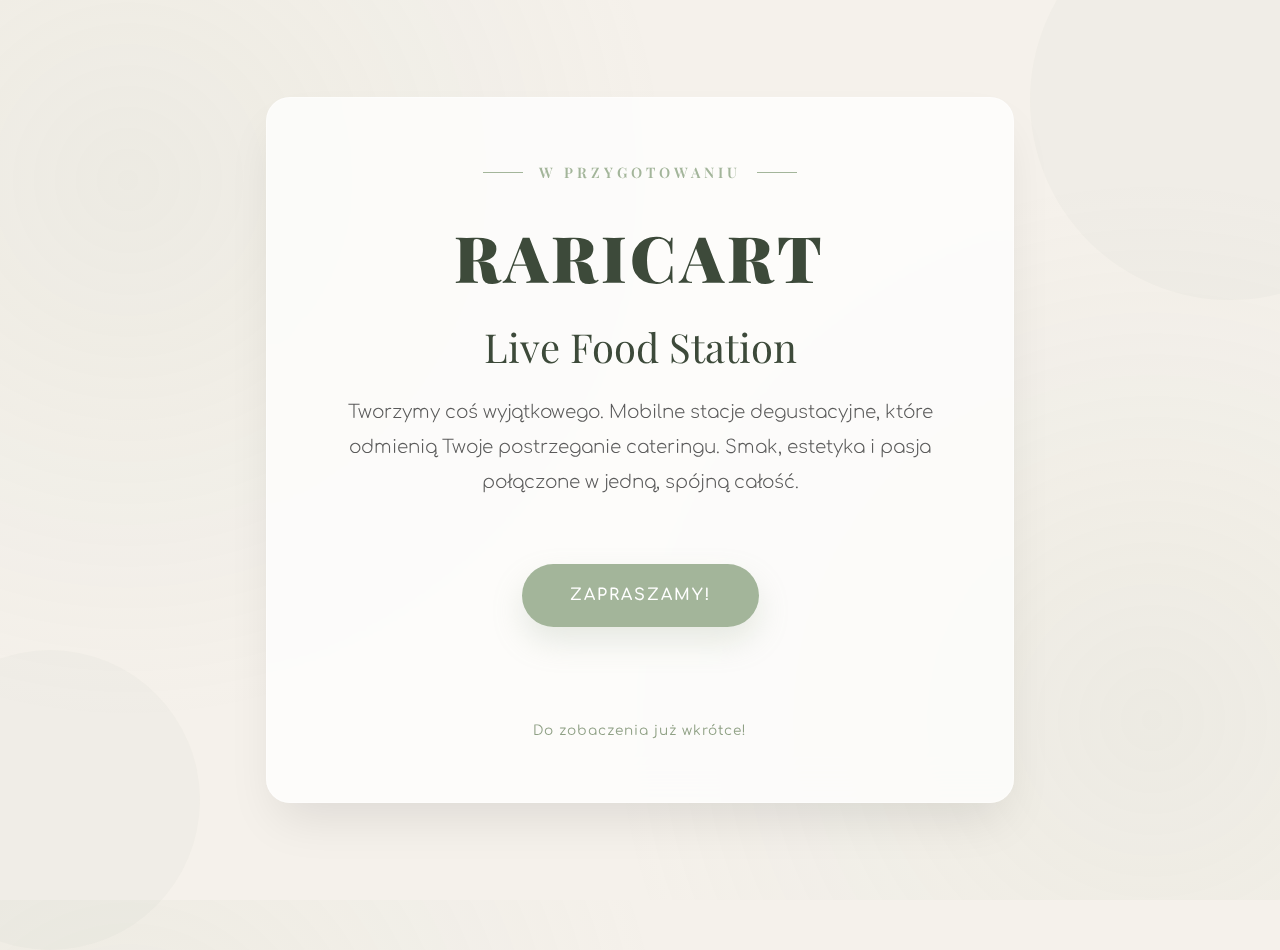
<file: main/index.html>
﻿<!DOCTYPE html>
<html lang="pl">

<head>
    <meta charset="UTF-8">
    <meta name="viewport" content="width=device-width, initial-scale=1.0">
    <title>RARICARD | Live Food Station - Wkrótce</title>

    <!-- Fonts -->
    <link rel="preconnect" href="https://fonts.googleapis.com">
    <link rel="preconnect" href="https://fonts.gstatic.com" crossorigin>
    <link
        href="https://fonts.googleapis.com/css2?family=Comfortaa:wght@300;400;600&family=Playfair+Display:wght@400;600;900&display=swap"
        rel="stylesheet">

    <style>
        :root {
            --color-bg: #f5f1eb;
            --color-text: #5a5a5a;
            --color-text-dark: #3d4a3a;
            --color-accent: #a3b59a;
            --font-primary: 'Comfortaa', sans-serif;
            --font-secondary: 'Playfair Display', serif;
            --bg-glass: rgba(255, 255, 255, 0.75);
        }

        * {
            margin: 0;
            padding: 0;
            box-sizing: border-box;
        }

        body {
            font-family: var(--font-primary);
            background: var(--color-bg);
            color: var(--color-text);
            min-height: 100vh;
            display: flex;
            align-items: center;
            justify-content: center;
            padding: 20px;
            overflow: hidden;
            background-image: radial-gradient(circle at 10% 20%, rgba(163, 181, 154, 0.1) 0%, transparent 40%),
                radial-gradient(circle at 90% 80%, rgba(163, 181, 154, 0.1) 0%, transparent 40%);
        }

        .container {
            max-width: 800px;
            text-align: center;
            position: relative;
            z-index: 10;
        }

        /* Glassmorphism Card */
        .card {
            background: var(--bg-glass);
            backdrop-filter: blur(20px);
            -webkit-backdrop-filter: blur(20px);
            padding: 4rem 3rem;
            border-radius: 24px;
            box-shadow: 0 25px 50px -12px rgba(0, 0, 0, 0.1);
            border: 1px solid rgba(255, 255, 255, 0.4);
            animation: fadeIn 1.2s ease-out;
        }

        @keyframes fadeIn {
            from {
                opacity: 0;
                transform: translateY(20px);
            }

            to {
                opacity: 1;
                transform: translateY(0);
            }
        }

        .brand-name {
            font-family: var(--font-secondary);
            font-size: 4rem;
            font-weight: 900;
            color: var(--color-text-dark);
            letter-spacing: 4px;
            margin-bottom: 1.5rem;
            display: inline-block;
            text-transform: uppercase;
        }

        /* Pulse Animation for Logo/Name */
        .pulse {
            animation: heartbeat 2s ease-in-out infinite;
        }

        @keyframes heartbeat {
            0% {
                transform: scale(1);
            }

            5% {
                transform: scale(1.05);
            }

            10% {
                transform: scale(1);
            }

            15% {
                transform: scale(1.05);
            }

            20% {
                transform: scale(1);
            }

            100% {
                transform: scale(1);
            }
        }

        .status-tag {
            font-family: var(--font-secondary);
            font-size: 0.9rem;
            color: var(--color-accent);
            text-transform: uppercase;
            letter-spacing: 4px;
            font-weight: 600;
            margin-bottom: 2rem;
            display: flex;
            align-items: center;
            justify-content: center;
            gap: 1rem;
        }

        .status-tag::before,
        .status-tag::after {
            content: '';
            width: 40px;
            height: 1px;
            background: var(--color-accent);
        }

        h1 {
            font-family: var(--font-secondary);
            font-size: 2.5rem;
            color: var(--color-text-dark);
            margin-bottom: 1.5rem;
            font-weight: 400;
            line-height: 1.2;
        }

        .description {
            font-size: 1.15rem;
            line-height: 1.9;
            margin-bottom: 4rem;
            max-width: 650px;
            margin-left: auto;
            margin-right: auto;
            font-weight: 300;
            color: var(--color-text);
        }

        .opening-date {
            display: inline-block;
            padding: 1.4rem 3rem;
            background: var(--color-accent);
            color: white;
            border-radius: 100px;
            font-weight: 600;
            letter-spacing: 2px;
            box-shadow: 0 15px 30px rgba(163, 181, 154, 0.25);
            transition: all 0.4s cubic-bezier(0.175, 0.885, 0.32, 1.275);
            margin-bottom: 4.5rem;
            text-transform: uppercase;
        }

        .opening-date:hover {
            transform: translateY(-2px);
            box-shadow: 0 15px 25px rgba(163, 181, 154, 0.4);
        }

        .subtext {
            margin-top: 1.5rem;
            font-size: 0.85rem;
            color: #8fa085;
            letter-spacing: 1px;
        }

        /* Countdown Timer Styles */
        .countdown-container {
            display: grid;
            grid-template-columns: repeat(4, 1fr);
            gap: 1.5rem;
            margin-bottom: 3rem;
            max-width: 500px;
            margin-left: auto;
            margin-right: auto;
        }

        .countdown-item {
            background: rgba(255, 255, 255, 0.5);
            padding: 1.8rem 0.5rem;
            border-radius: 20px;
            border: 1px solid rgba(163, 181, 154, 0.15);
            transition: all 0.4s ease;
            box-shadow: 0 8px 16px rgba(0, 0, 0, 0.02);
        }

        .countdown-item:hover {
            transform: translateY(-8px);
            background: rgba(255, 255, 255, 0.8);
            border-color: var(--color-accent);
            box-shadow: 0 20px 40px rgba(163, 181, 154, 0.15);
        }

        .countdown-value {
            display: block;
            font-family: var(--font-secondary);
            font-size: 2rem;
            font-weight: 600;
            color: var(--color-text-dark);
            line-height: 1;
            margin-bottom: 0.5rem;
        }

        .countdown-label {
            display: block;
            font-size: 0.7rem;
            text-transform: uppercase;
            letter-spacing: 2px;
            color: var(--color-accent);
            font-weight: 600;
        }

        /* Decorative Elements */
        .circle {
            position: absolute;
            border-radius: 50%;
            background: var(--color-accent);
            opacity: 0.05;
            z-index: -1;
        }

        .c1 {
            width: 400px;
            height: 400px;
            top: -100px;
            right: -150px;
        }

        .c2 {
            width: 300px;
            height: 300px;
            bottom: -50px;
            left: -100px;
        }

        @media (max-width: 768px) {
            .brand-name {
                font-size: 2.8rem;
            }

            h1 {
                font-size: 1.8rem;
            }

            .countdown-container {
                gap: 0.8rem;
                margin-bottom: 2rem;
            }

            .countdown-item {
                padding: 1rem 0.2rem;
            }

            .countdown-value {
                font-size: 1.5rem;
            }

            .countdown-label {
                font-size: 0.6rem;
                letter-spacing: 1px;
            }
        }
    </style>
</head>

<body>
    <div class="circle c1"></div>
    <div class="circle c2"></div>

    <div class="container">
        <div class="card">
            <div class="status-tag">W przygotowaniu</div>
            <div class="brand-name pulse">RARICART</div>
            <h1>Live Food Station</h1>

            <p class="description">
                Tworzymy coś wyjątkowego. Mobilne stacje degustacyjne, które odmienią Twoje postrzeganie cateringu.
                Smak, estetyka i pasja połączone w jedną, spójną całość.
            </p>

            <div class="opening-date">
                WIELKIE OTWARCIE: 14 LUTEGO
            </div>

            <!-- Countdown Timer -->
            <div class="countdown-container">
                <div class="countdown-item">
                    <span class="countdown-value" id="days">00</span>
                    <span class="countdown-label">Dni</span>
                </div>
                <div class="countdown-item">
                    <span class="countdown-value" id="hours">00</span>
                    <span class="countdown-label">Godz</span>
                </div>
                <div class="countdown-item">
                    <span class="countdown-value" id="minutes">00</span>
                    <span class="countdown-label">Min</span>
                </div>
                <div class="countdown-item">
                    <span class="countdown-value" id="seconds">00</span>
                    <span class="countdown-label">Sek</span>
                </div>
            </div>

            <p class="subtext">Do zobaczenia już wkrótce!</p>
        </div>
    </div>
    <script>
        // Countdown Timer Logic
        const targetDate = new Date('February 14, 2026 22:00:00').getTime();

        function updateCountdown() {
            const now = new Date().getTime();
            const distance = targetDate - now;

            if (distance < 0) {
                document.querySelector('.countdown-container').style.display = 'none';
                document.querySelector('.opening-date').innerText = 'ZAPRASZAMY!';
                return;
            }

            const days = Math.floor(distance / (1000 * 60 * 60 * 24));
            const hours = Math.floor((distance % (1000 * 60 * 60 * 24)) / (1000 * 60 * 60));
            const minutes = Math.floor((distance % (1000 * 60 * 60)) / (1000 * 60));
            const seconds = Math.floor((distance % (1000 * 60)) / 1000);

            document.getElementById('days').innerText = days.toString().padStart(2, '0');
            document.getElementById('hours').innerText = hours.toString().padStart(2, '0');
            document.getElementById('minutes').innerText = minutes.toString().padStart(2, '0');
            document.getElementById('seconds').innerText = seconds.toString().padStart(2, '0');
        }

        setInterval(updateCountdown, 1000);
        updateCountdown();
    </script>
</body>

</html>

<!-- test  l-->
</file>
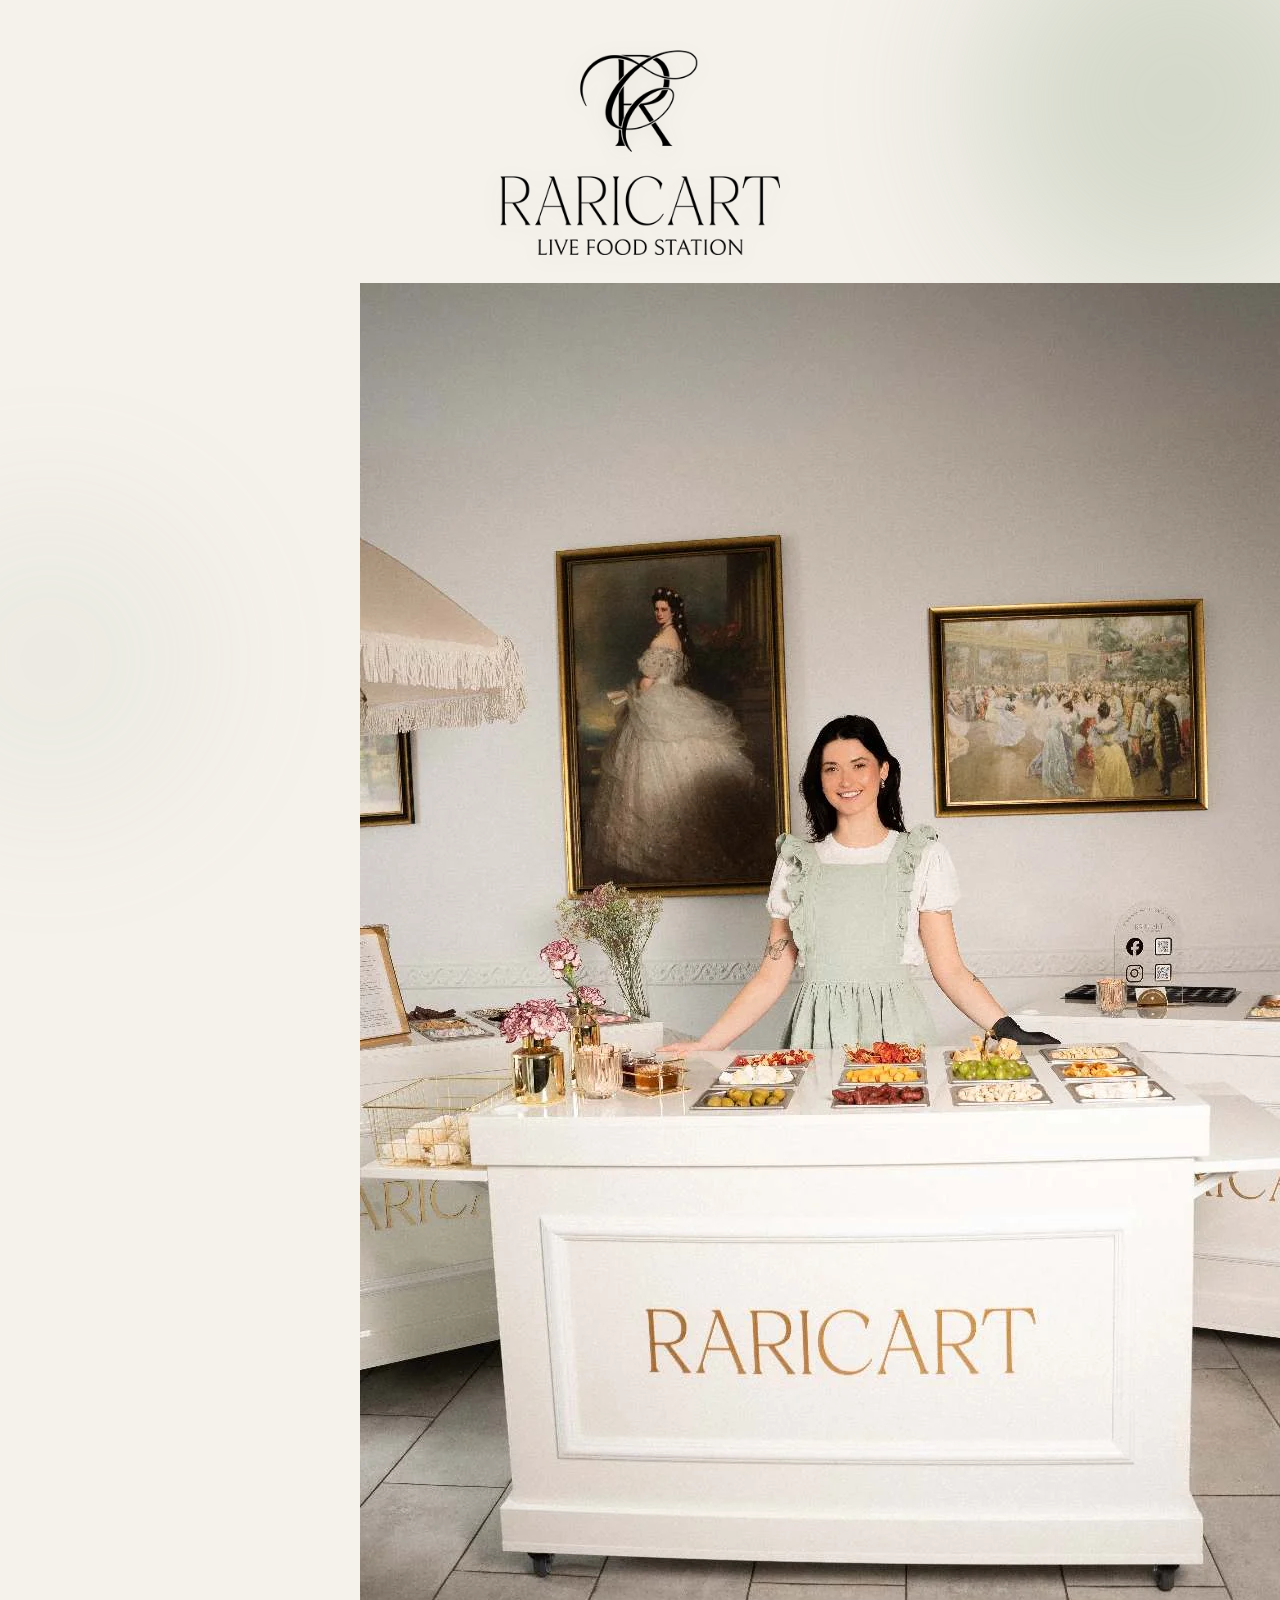
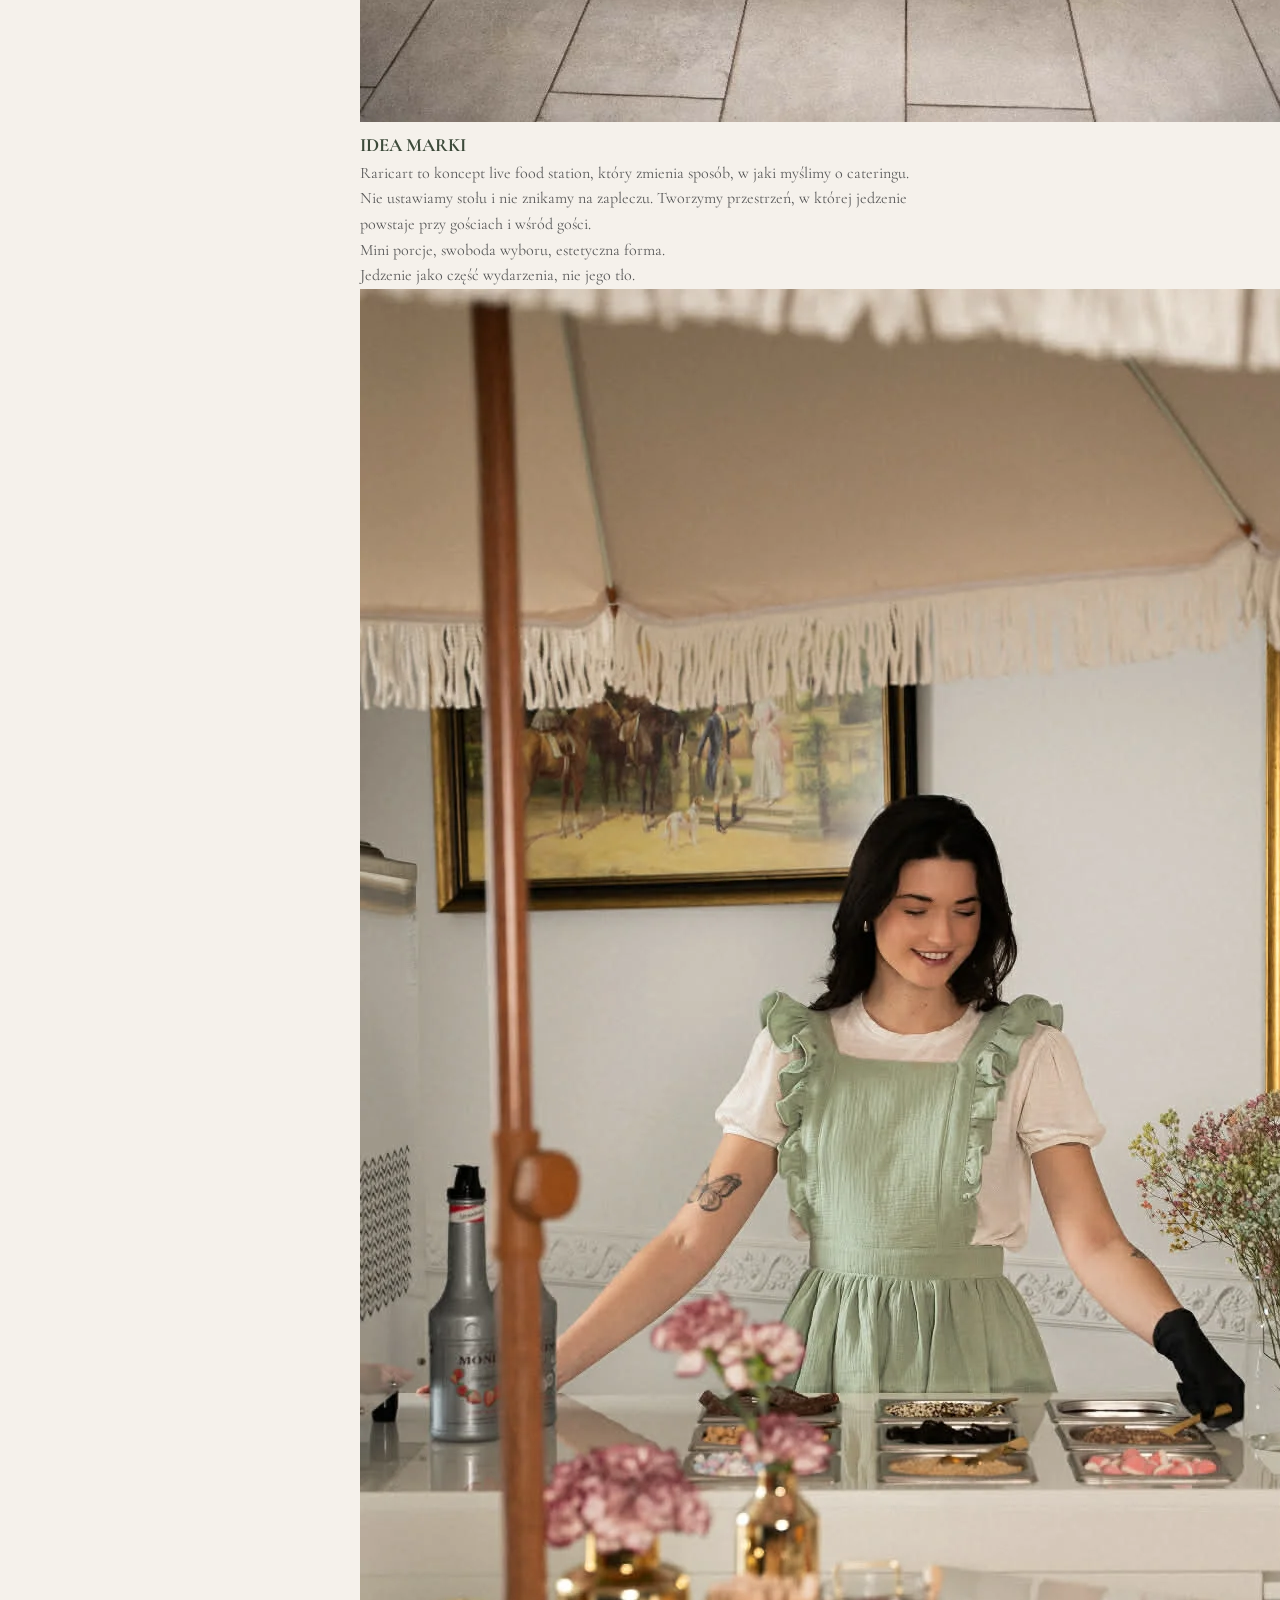
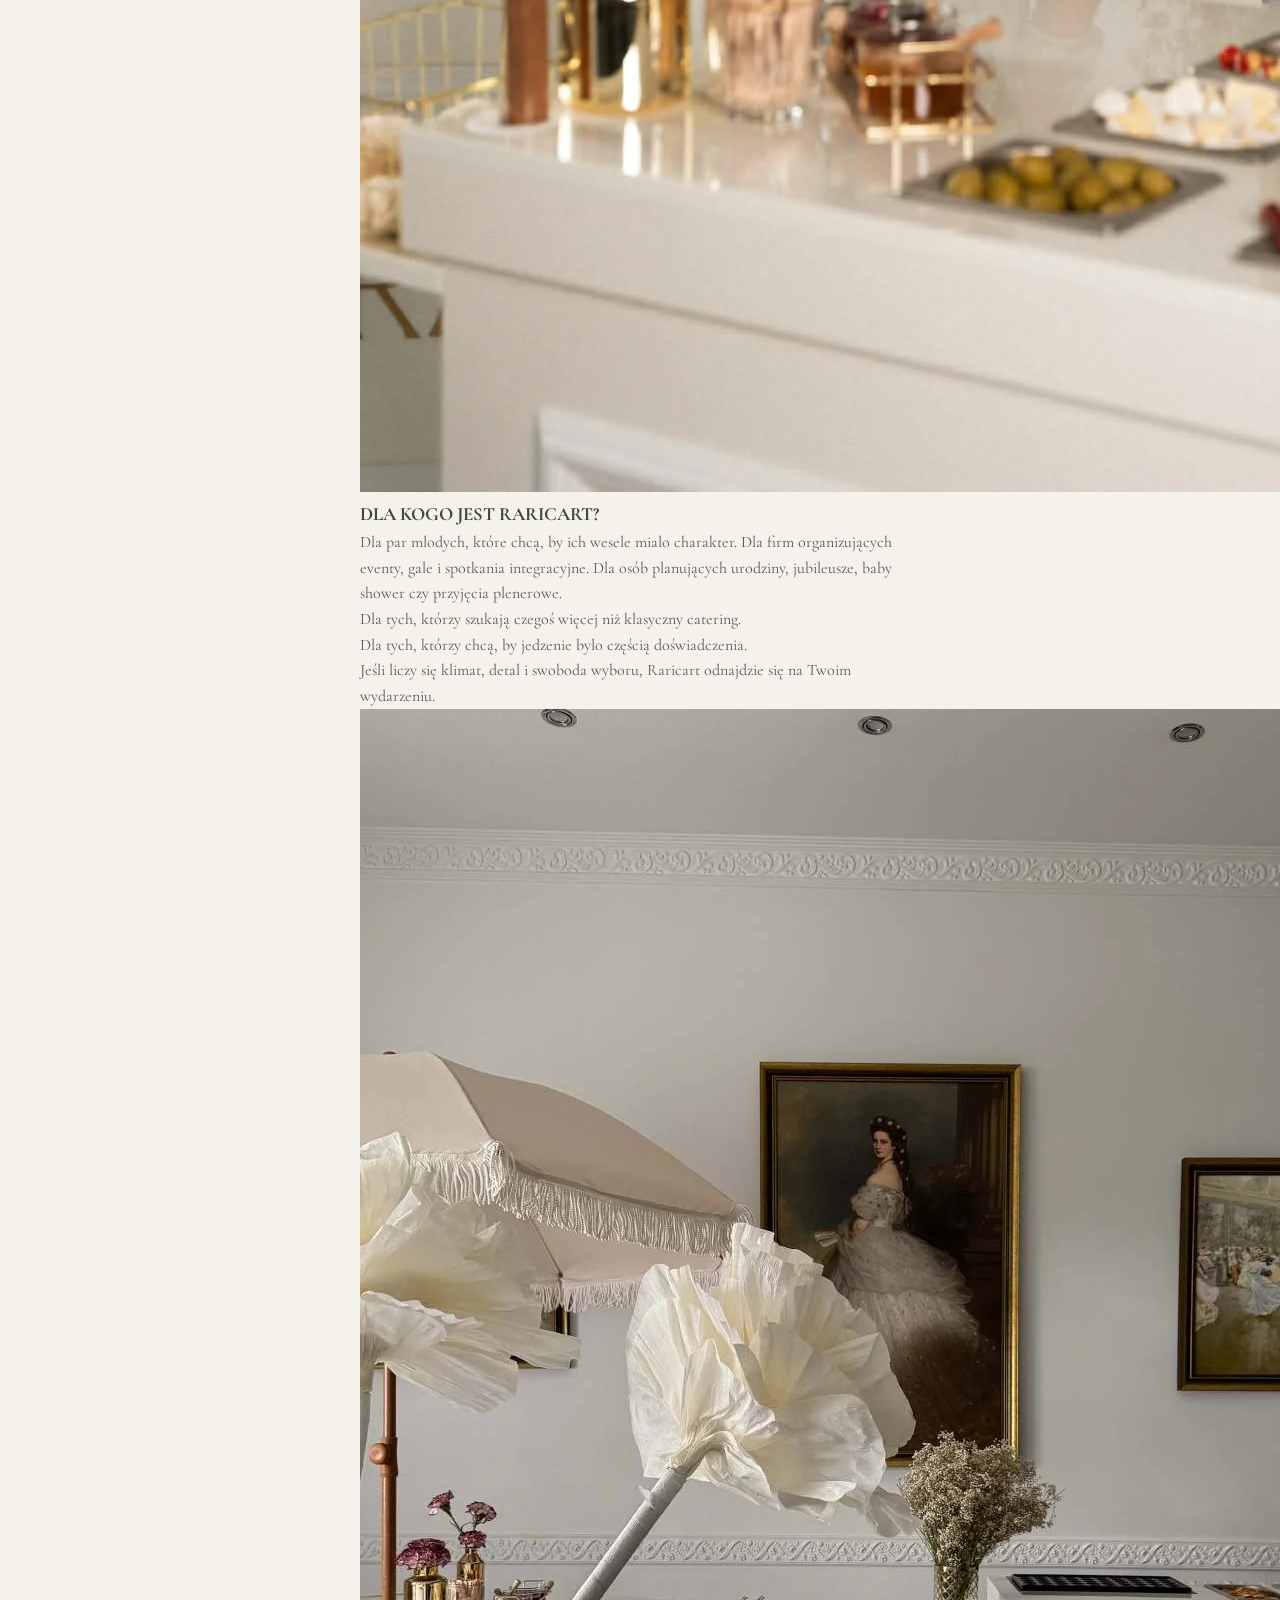
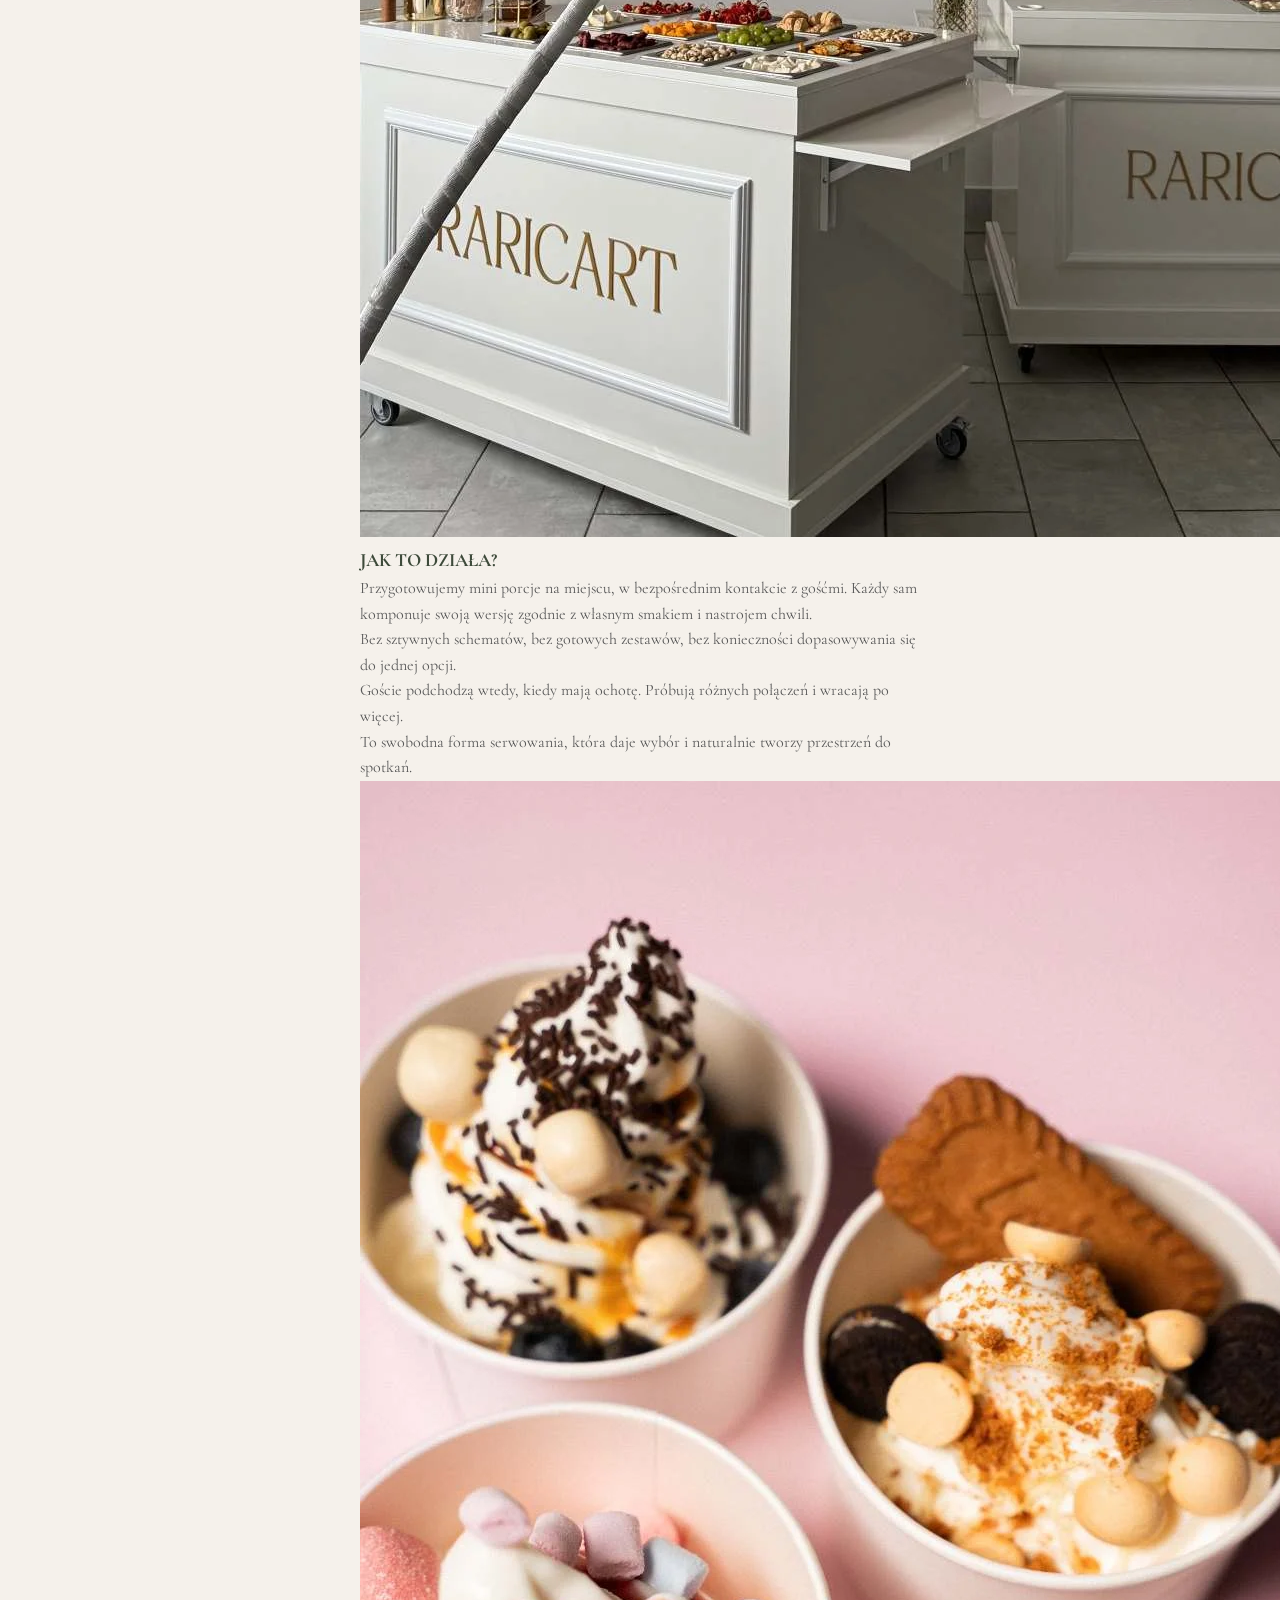
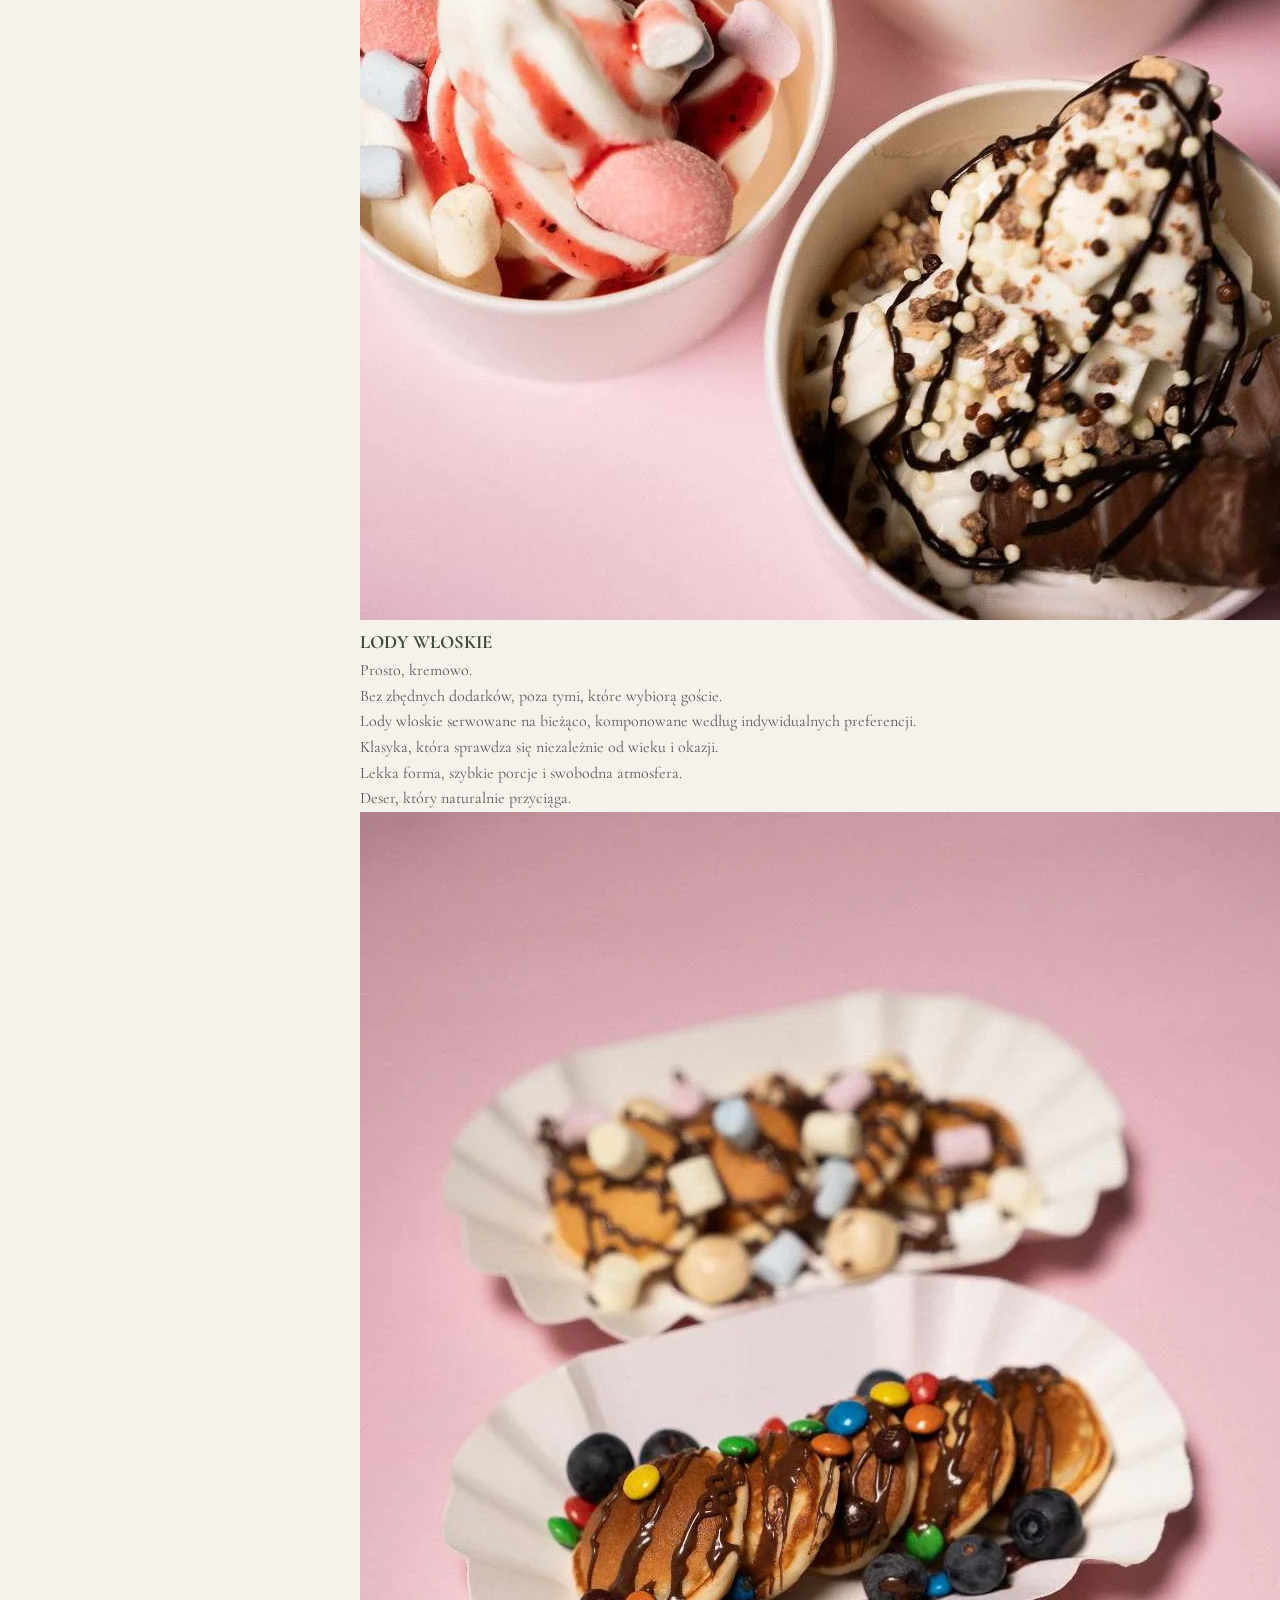
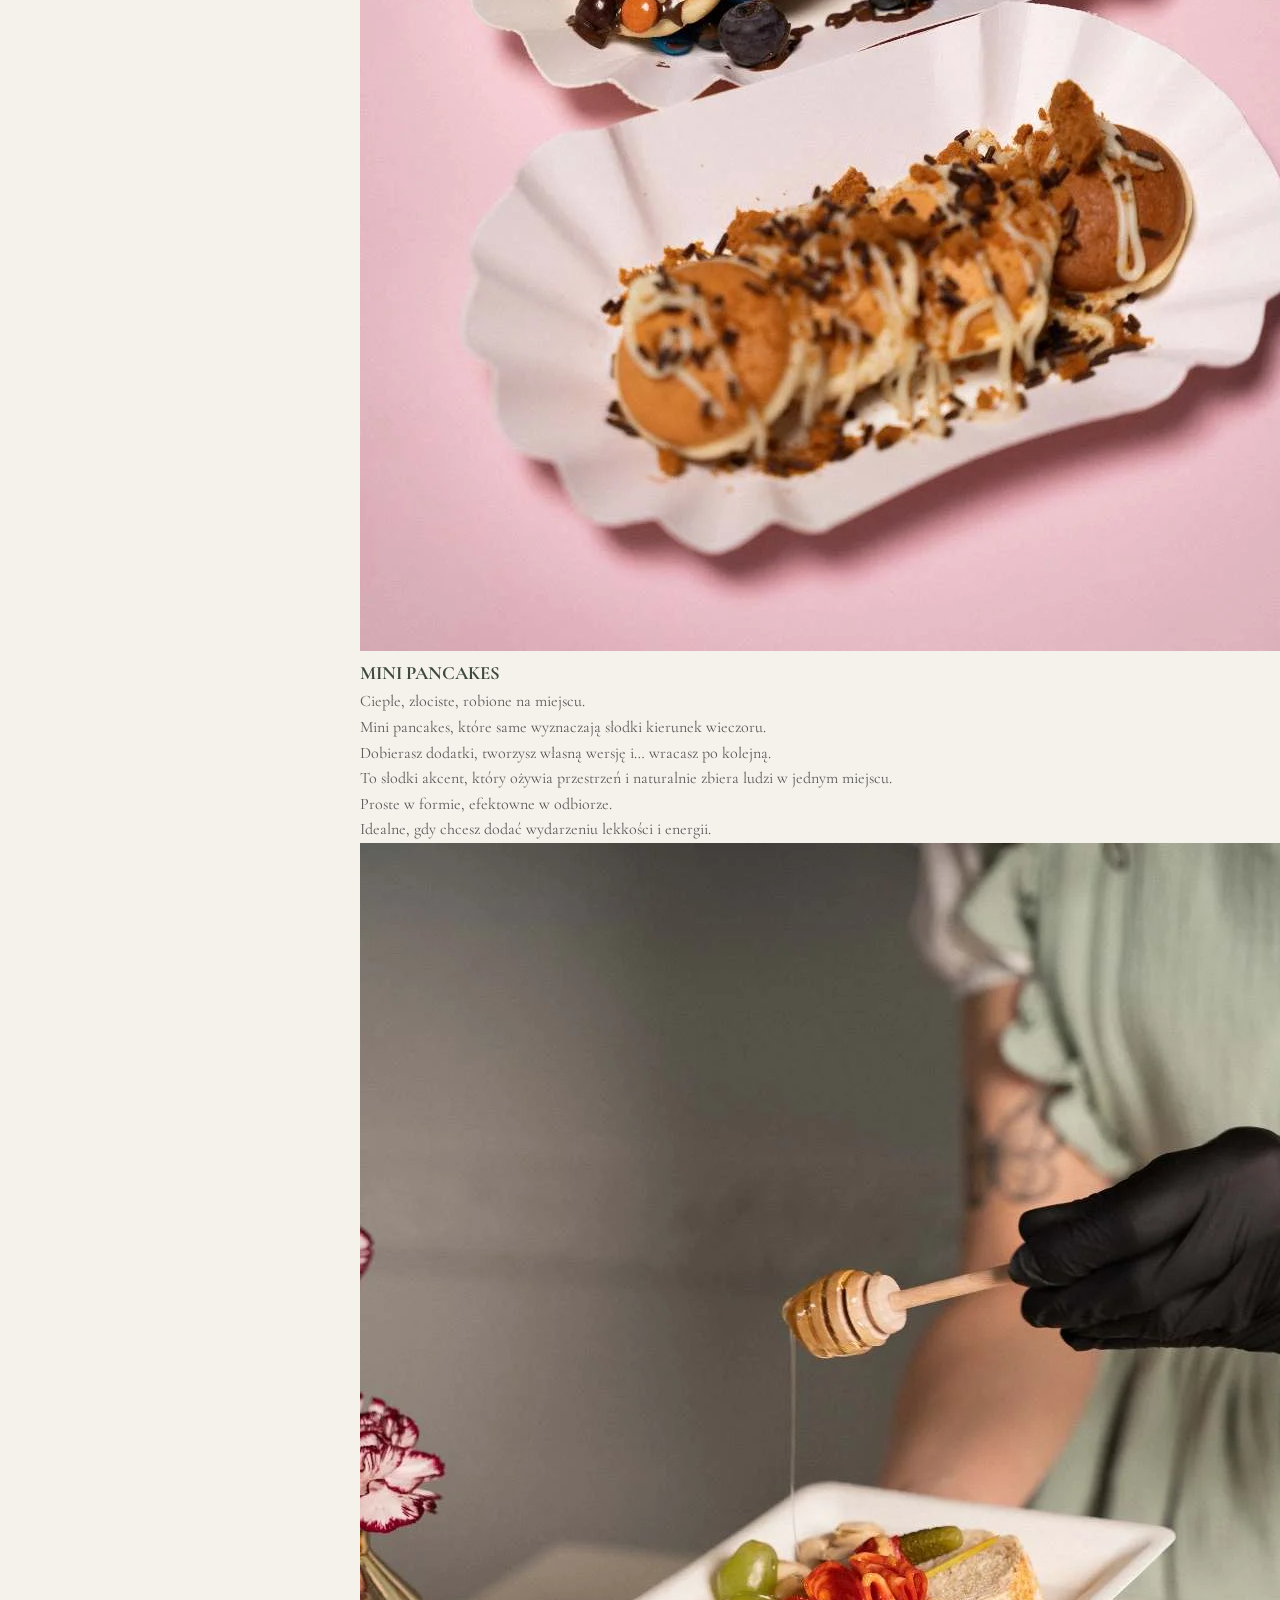
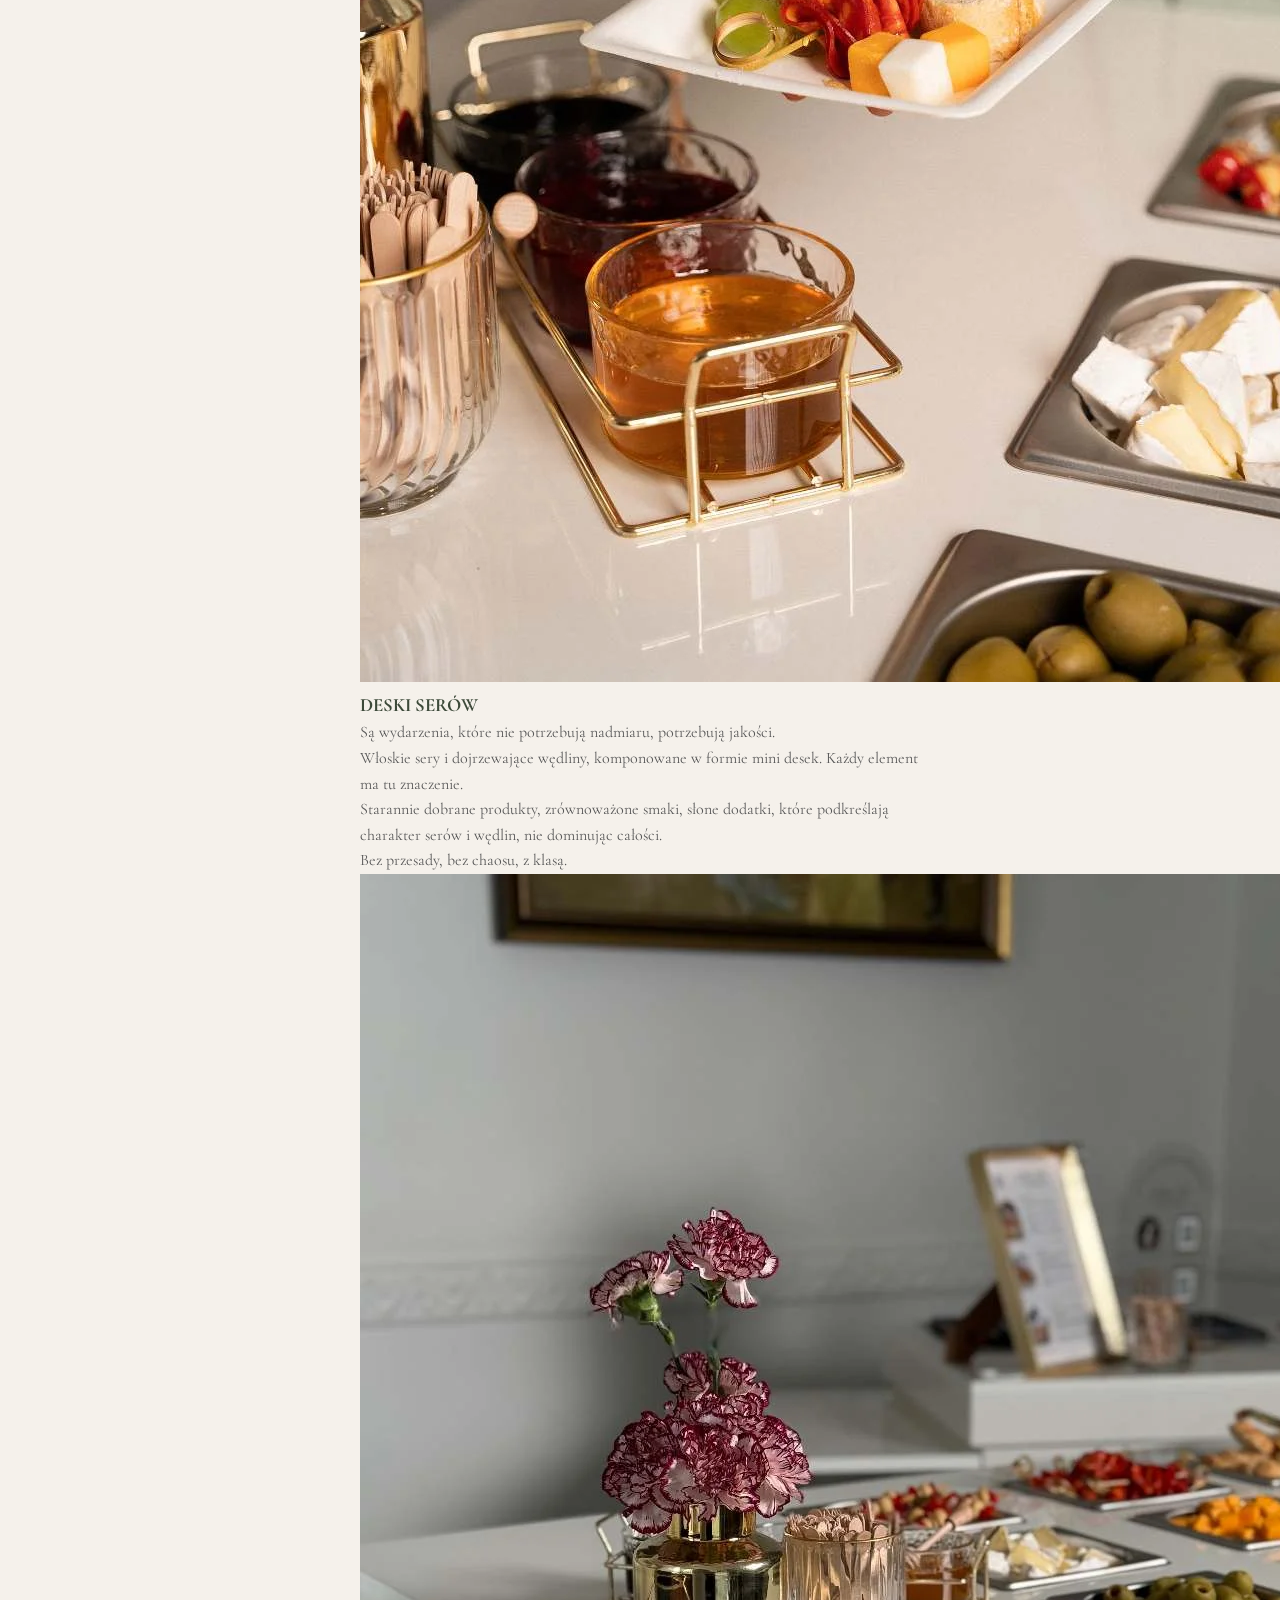
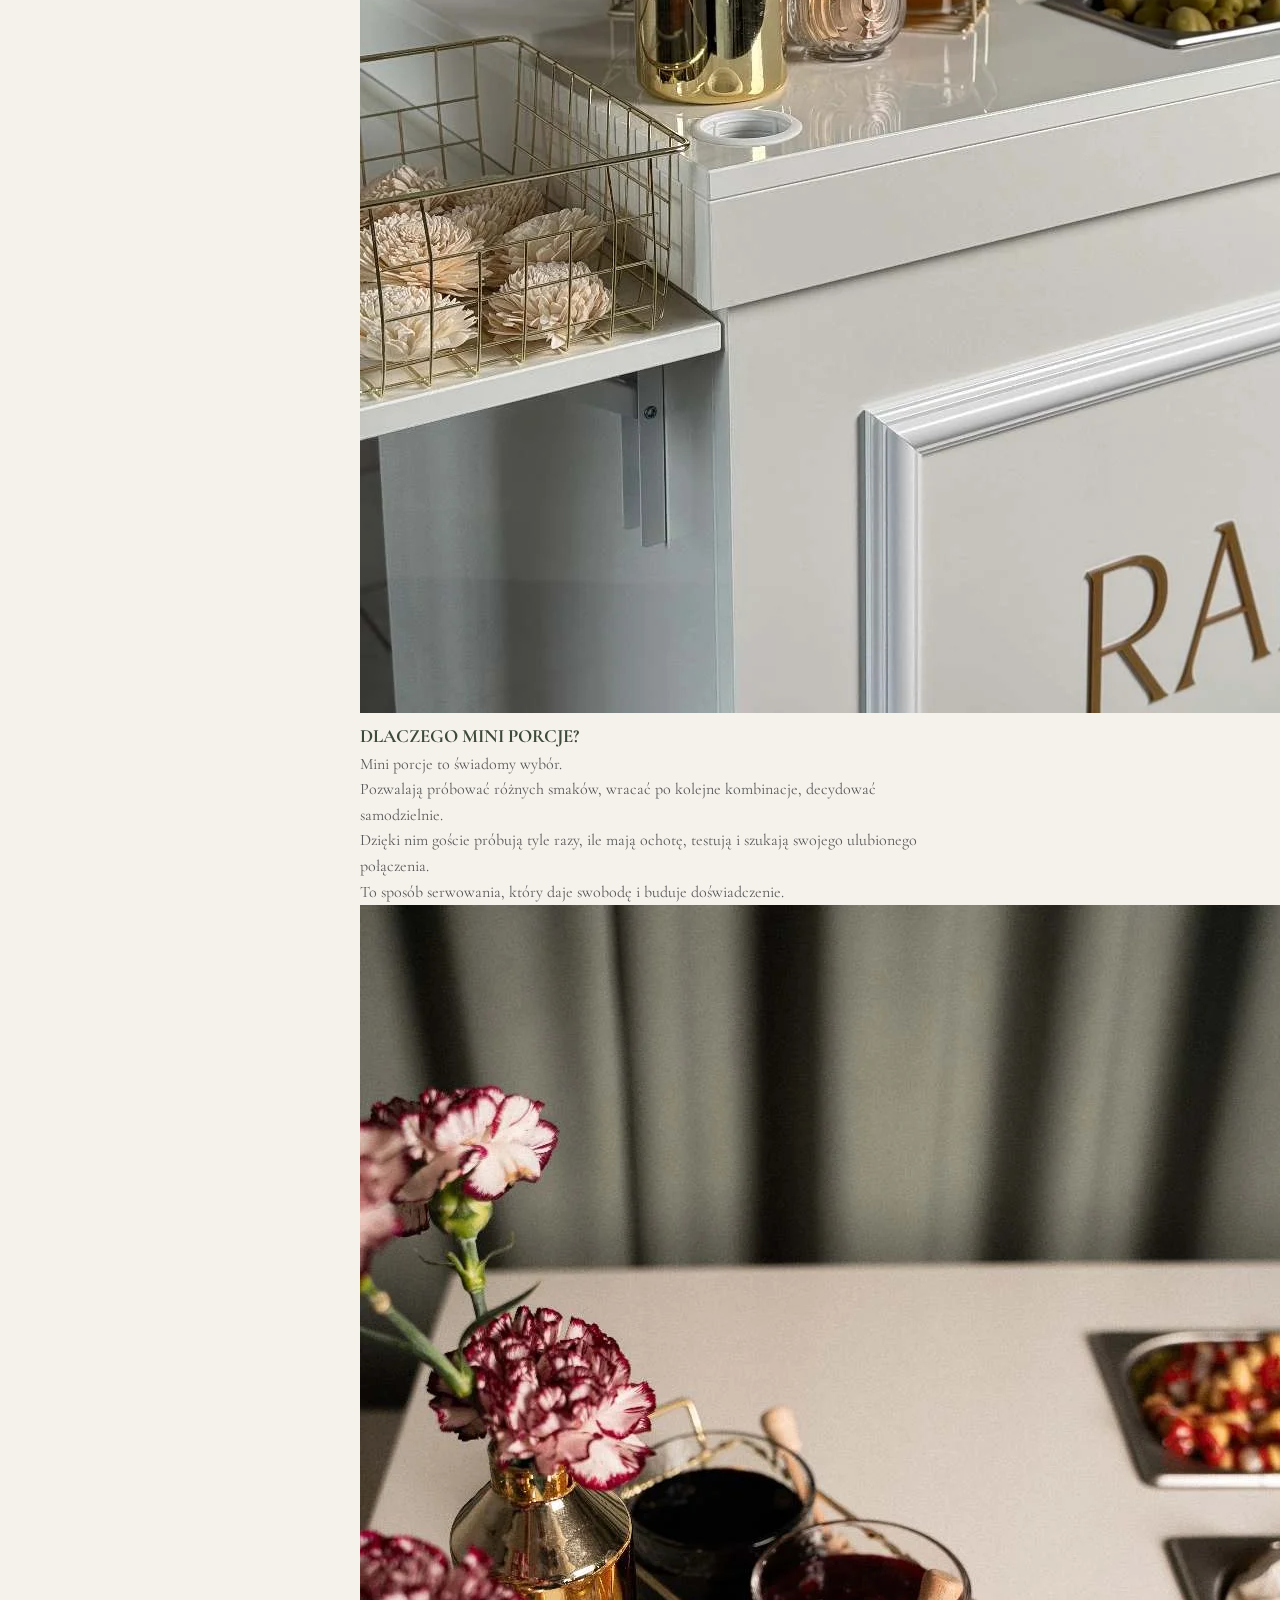
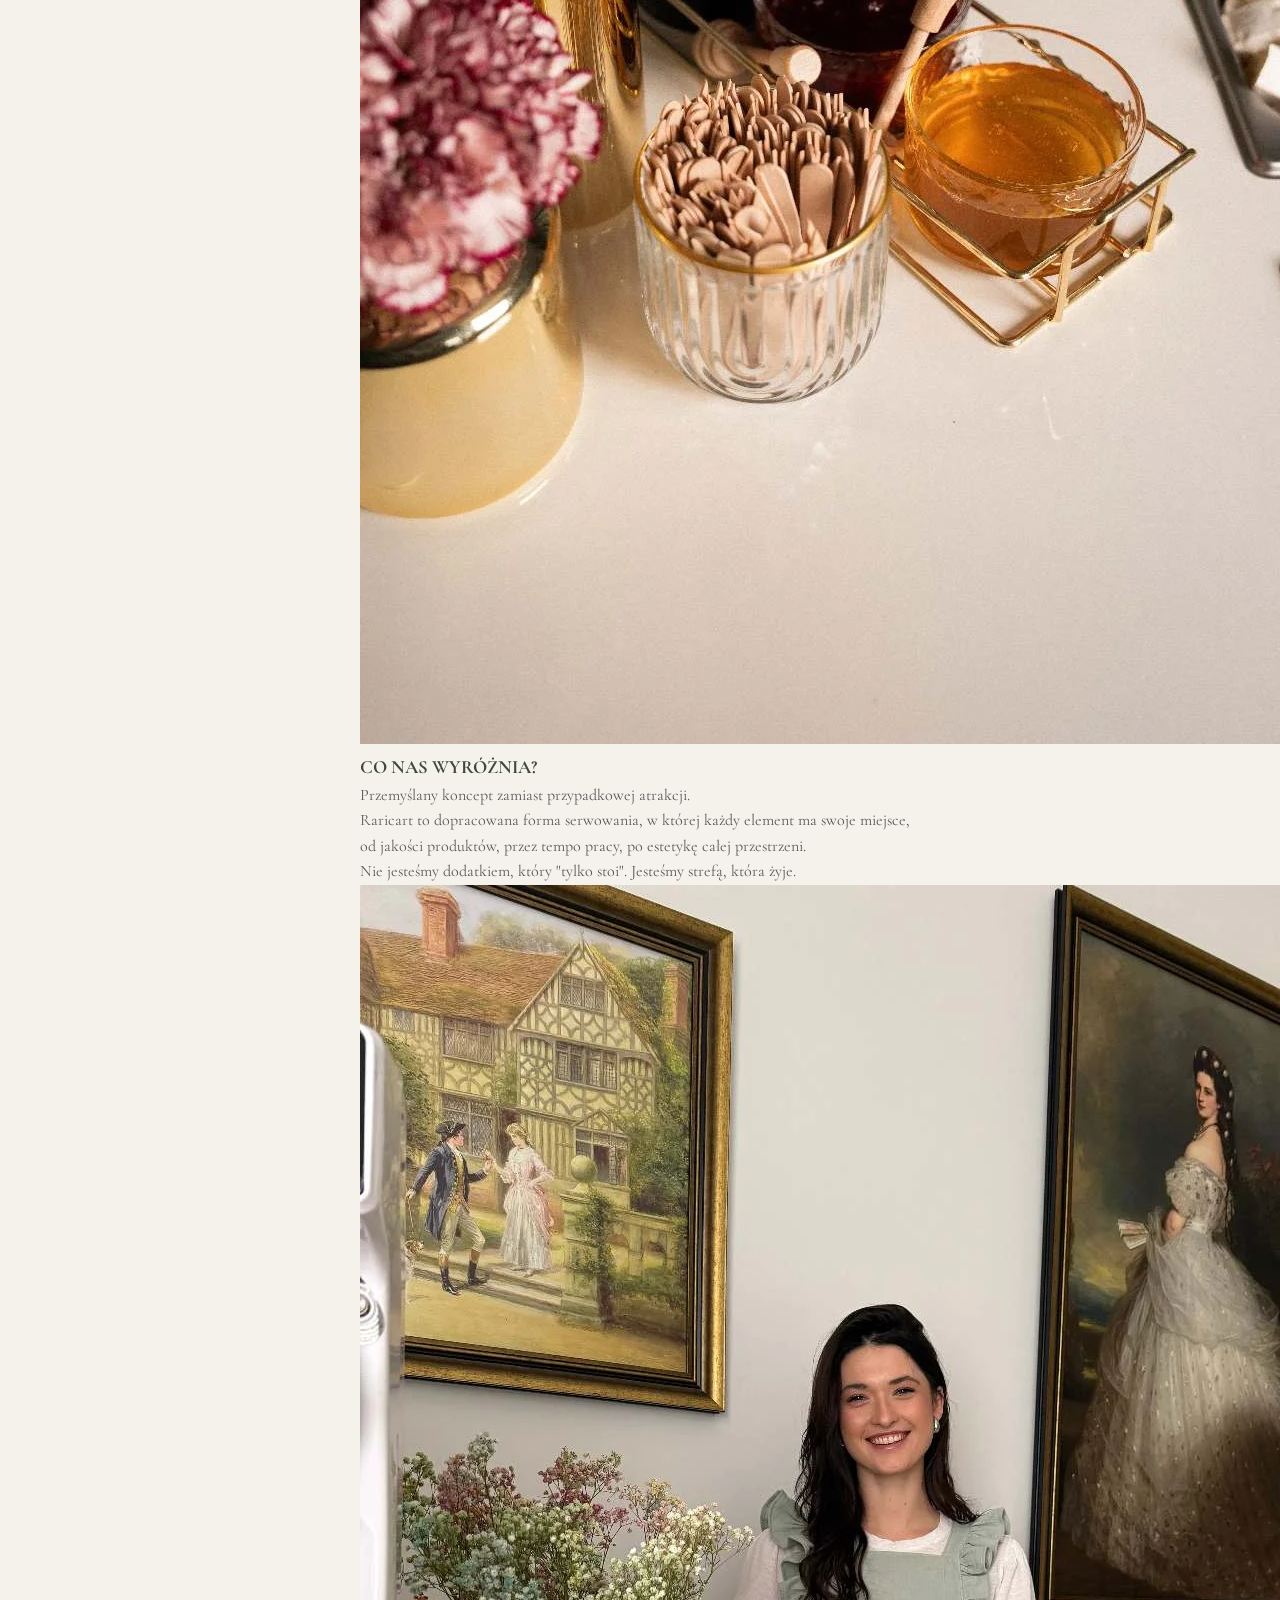
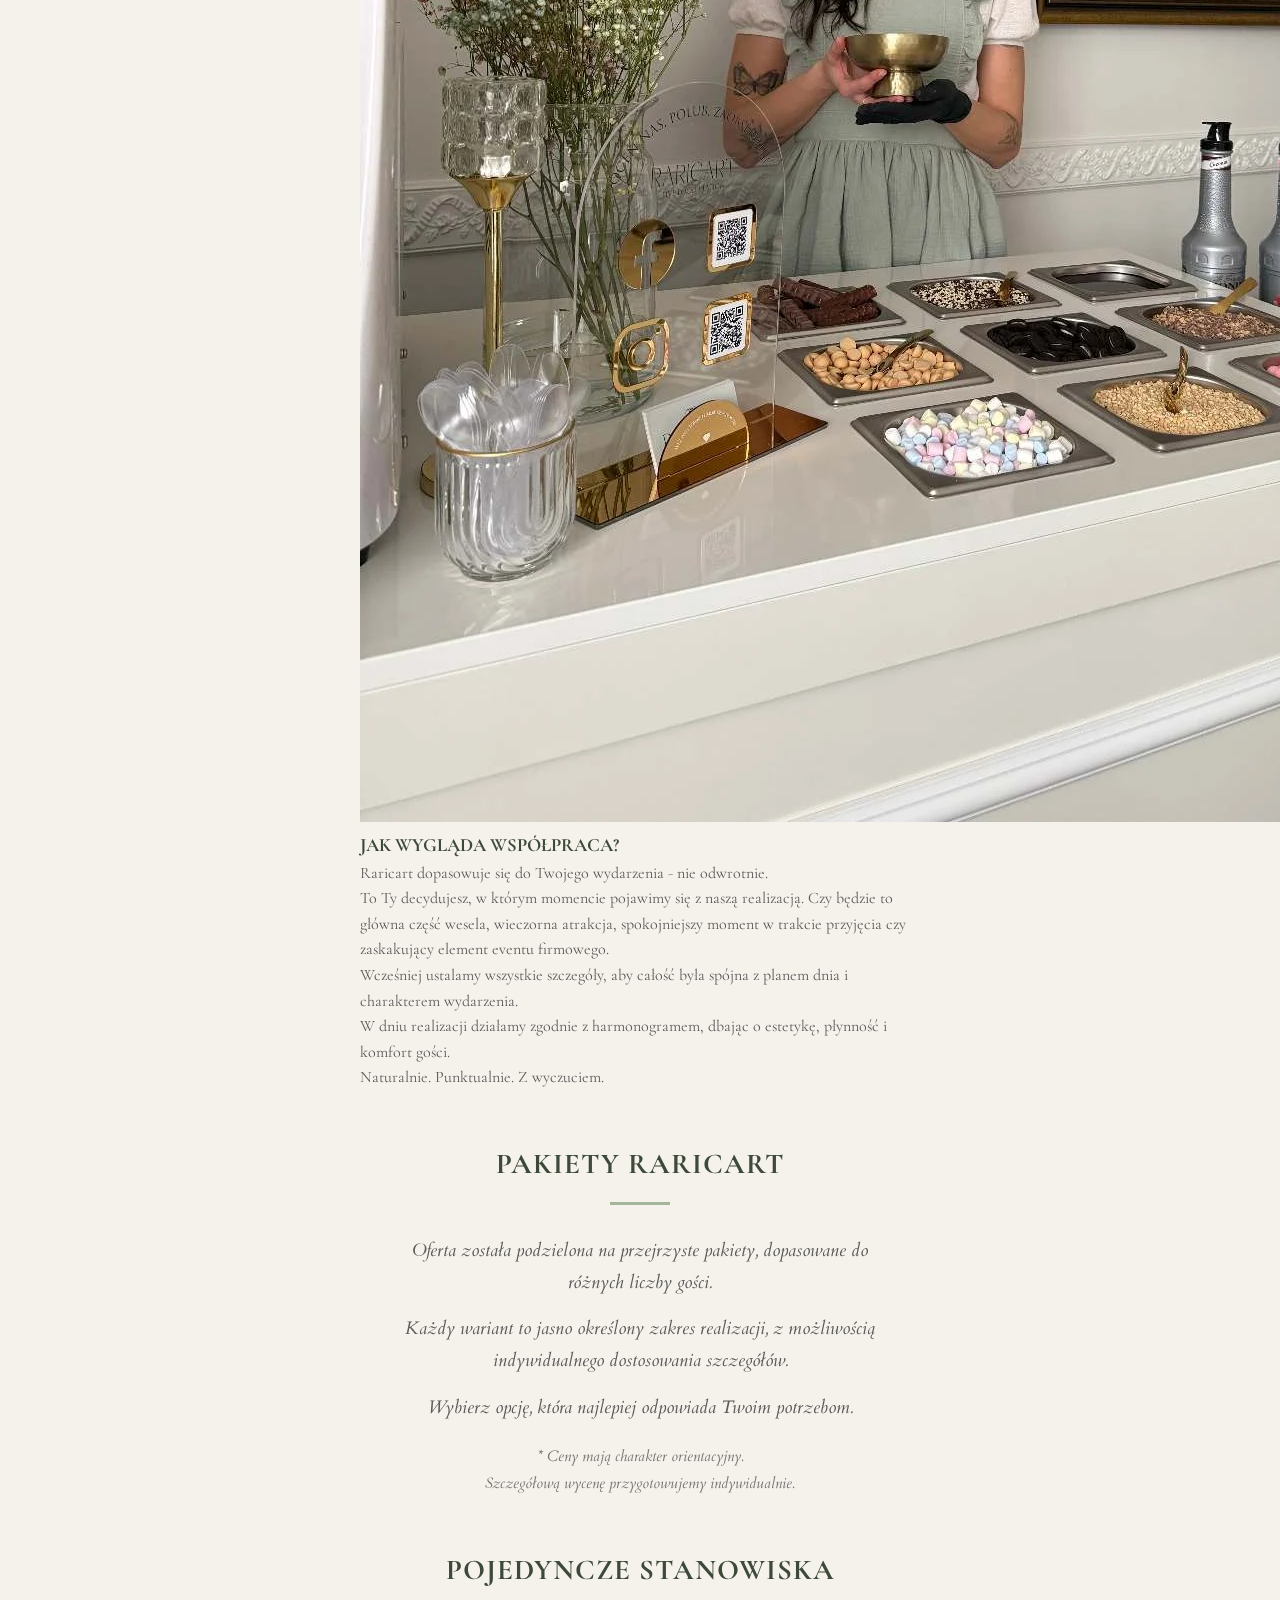
<file: packages/index.html>
﻿<!DOCTYPE html>
<html lang="pl">

<head>
    <meta charset="UTF-8">
    <meta name="viewport" content="width=device-width, initial-scale=1.0">
    <title>Raricart - Pakiety Eventowe</title>
    <!-- Fonts -->
    <link rel="preconnect" href="https://fonts.googleapis.com">
    <link rel="preconnect" href="https://fonts.gstatic.com" crossorigin>
    <link
        href="https://fonts.googleapis.com/css2?family=Cardo:ital,wght@0,400;0,700;1,400&family=Comfortaa:wght@300;400;700&family=Cormorant+Garamond:ital,wght@0,300;0,400;0,600;1,300;1,400;1,600&family=Playfair+Display:ital,wght@0,700;1,700&display=swap"
        rel="stylesheet">
    <!-- Favicon -->
    <link rel="icon" type="image/png" href="logo_optimized.png">
    <!-- CSS -->
    <link rel="stylesheet" href="assets/css/style.css">
</head>

<body>
    <div class="bg-decoration dec-1"></div>
    <div class="bg-decoration dec-2"></div>

    <div class="container">
        <header>
            <img src="logo_optimized.png" alt="Raricart Logo" class="brand-logo">
        </header>

        <main>
            <!-- INDIVIDUAL STATIONS -->
            <section>


                <!-- PDF GALLERY GRID (Now all HTML Split Cards) -->
                <div class="split-cards-stack">

                    <!-- 1. IDEA MARKI -->
                    <div class="split-card">
                        <img src="assets/gallery/images/1a-001.webp" alt="Idea Marki Raricart" class="split-card-image"
                            loading="lazy">
                        <div class="split-card-text">
                            <div class="split-card-text-inner">
                                <div class="split-card-text-content">
                                    <h3>IDEA MARKI</h3>
                                    <p>Raricart to koncept live food station, który zmienia sposób, w jaki myślimy o
                                        cateringu.</p>
                                    <p>Nie ustawiamy stołu i nie znikamy na zapleczu. Tworzymy przestrzeń, w której
                                        jedzenie powstaje przy gościach i wśród gości.</p>
                                    <p>Mini porcje, swoboda wyboru, estetyczna forma.</p>
                                    <p>Jedzenie jako część wydarzenia, nie jego tło.</p>
                                </div>
                            </div>
                        </div>
                    </div>

                    <!-- 2. DLA KOGO -->
                    <div class="split-card">
                        <img src="assets/gallery/images/2a-001.webp" alt="Dla kogo jest Raricart"
                            class="split-card-image" loading="lazy">
                        <div class="split-card-text">
                            <div class="split-card-text-inner">
                                <div class="split-card-text-content">
                                    <h3>DLA KOGO JEST RARICART?</h3>
                                    <p>Dla par młodych, które chcą, by ich wesele miało charakter. Dla firm
                                        organizujących eventy, gale i spotkania integracyjne. Dla osób planujących
                                        urodziny, jubileusze, baby shower czy przyjęcia plenerowe.</p>
                                    <p>Dla tych, którzy szukają czegoś więcej niż klasyczny catering.</p>
                                    <p>Dla tych, którzy chcą, by jedzenie było częścią doświadczenia.</p>
                                    <p>Jeśli liczy się klimat, detal i swoboda wyboru, Raricart odnajdzie się na Twoim
                                        wydarzeniu.</p>
                                </div>
                            </div>
                        </div>
                    </div>

                    <!-- 3. JAK TO DZIAŁA -->
                    <div class="split-card">
                        <img src="assets/gallery/images/3a-000.webp" alt="Jak działa Raricart" class="split-card-image"
                            loading="lazy">
                        <div class="split-card-text">
                            <div class="split-card-text-inner">
                                <div class="split-card-text-content">
                                    <h3>JAK TO DZIAŁA?</h3>
                                    <p>Przygotowujemy mini porcje na miejscu, w bezpośrednim kontakcie z gośćmi. Każdy
                                        sam komponuje swoją wersję zgodnie z własnym smakiem i nastrojem chwili.</p>
                                    <p>Bez sztywnych schematów, bez gotowych zestawów, bez konieczności dopasowywania
                                        się do jednej opcji.</p>
                                    <p>Goście podchodzą wtedy, kiedy mają ochotę. Próbują różnych połączeń i wracają po
                                        więcej.</p>
                                    <p>To swobodna forma serwowania, która daje wybór i naturalnie tworzy przestrzeń do
                                        spotkań.</p>
                                </div>
                            </div>
                        </div>
                    </div>

                    <!-- 4. LODY WŁOSKIE (Moved Up) -->
                    <div class="split-card">
                        <img src="assets/gallery/images/x1-000.webp" alt="Lody włoskie Raricart"
                            class="split-card-image" loading="lazy">
                        <div class="split-card-text">
                            <div class="split-card-text-inner">
                                <div class="split-card-text-content">
                                    <h3>LODY WŁOSKIE</h3>
                                    <p>Prosto, kremowo.</p>
                                    <p>Bez zbędnych dodatków, poza tymi, które wybiorą goście.</p>
                                    <p>Lody włoskie serwowane na bieżąco, komponowane według indywidualnych preferencji.
                                        Klasyka, która sprawdza się niezależnie od wieku i okazji.</p>
                                    <p>Lekka forma, szybkie porcje i swobodna atmosfera.</p>
                                    <p>Deser, który naturalnie przyciąga.</p>
                                </div>
                            </div>
                        </div>
                    </div>

                    <!-- 5. MINI PANCAKES (Moved Up) -->
                    <div class="split-card">
                        <img src="assets/gallery/images/x2-001.webp" alt="Mini pancakes Raricart"
                            class="split-card-image" loading="lazy">
                        <div class="split-card-text">
                            <div class="split-card-text-inner">
                                <div class="split-card-text-content">
                                    <h3>MINI PANCAKES</h3>
                                    <p>Ciepłe, złociste, robione na miejscu.</p>
                                    <p>Mini pancakes, które same wyznaczają słodki kierunek wieczoru.</p>
                                    <p>Dobierasz dodatki, tworzysz własną wersję i… wracasz po kolejną.</p>
                                    <p>To słodki akcent, który ożywia przestrzeń i naturalnie zbiera ludzi w jednym
                                        miejscu.</p>
                                    <p>Proste w formie, efektowne w odbiorze.</p>
                                    <p>Idealne, gdy chcesz dodać wydarzeniu lekkości i energii.</p>
                                </div>
                            </div>
                        </div>
                    </div>

                    <!-- 6. DESKI SERÓW (Moved Up) -->
                    <div class="split-card">
                        <img src="assets/gallery/images/x3-003.webp" alt="Deski serów i wędlin Raricart"
                            class="split-card-image" loading="lazy">
                        <div class="split-card-text">
                            <div class="split-card-text-inner">
                                <div class="split-card-text-content">
                                    <h3>DESKI SERÓW</h3>
                                    <p>Są wydarzenia, które nie potrzebują nadmiaru, potrzebują jakości.</p>
                                    <p>Włoskie sery i dojrzewające wędliny, komponowane w formie mini desek. Każdy
                                        element ma tu znaczenie.</p>
                                    <p>Starannie dobrane produkty, zrównoważone smaki, słone dodatki, które podkreślają
                                        charakter serów i wędlin, nie dominując całości.</p>
                                    <p>Bez przesady, bez chaosu, z klasą.</p>
                                </div>
                            </div>
                        </div>
                    </div>

                    <!-- 7. DLACZEGO MINI PORCJE (Formerly Row 4) -->
                    <div class="split-card">
                        <img src="assets/gallery/images/4a-000.webp" alt="Dlaczego mini porcje" class="split-card-image"
                            loading="lazy">
                        <div class="split-card-text">
                            <div class="split-card-text-inner">
                                <div class="split-card-text-content">
                                    <h3>DLACZEGO MINI PORCJE?</h3>
                                    <p>Mini porcje to świadomy wybór.</p>
                                    <p>Pozwalają próbować różnych smaków, wracać po kolejne kombinacje, decydować
                                        samodzielnie.</p>
                                    <p>Dzięki nim goście próbują tyle razy, ile mają ochotę, testują i szukają swojego
                                        ulubionego połączenia.</p>
                                    <p>To sposób serwowania, który daje swobodę i buduje doświadczenie.</p>
                                </div>
                            </div>
                        </div>
                    </div>

                    <!-- 8. CO NAS WYRÓŻNIA (Formerly Row 5) -->
                    <div class="split-card">
                        <img src="assets/gallery/images/5a-000.webp" alt="Co wyróżnia Raricart" class="split-card-image"
                            loading="lazy">
                        <div class="split-card-text">
                            <div class="split-card-text-inner">
                                <div class="split-card-text-content">
                                    <h3>CO NAS WYRÓŻNIA?</h3>
                                    <p>Przemyślany koncept zamiast przypadkowej atrakcji.</p>
                                    <p>Raricart to dopracowana forma serwowania, w której każdy element ma swoje
                                        miejsce, od jakości produktów, przez tempo pracy, po estetykę całej przestrzeni.
                                    </p>
                                    <p>Nie jesteśmy dodatkiem, który "tylko stoi". Jesteśmy strefą, która żyje.</p>
                                </div>
                            </div>
                        </div>
                    </div>

                    <!-- 9. JAK WYGLĄDA WSPÓŁPRACA (Formerly Row 6) -->
                    <div class="split-card">
                        <img src="assets/gallery/images/6a-000.webp" alt="Jak wygląda współpraca"
                            class="split-card-image" loading="lazy">
                        <div class="split-card-text">
                            <div class="split-card-text-inner">
                                <div class="split-card-text-content">
                                    <h3>JAK WYGLĄDA WSPÓŁPRACA?</h3>
                                    <p>Raricart dopasowuje się do Twojego wydarzenia - nie odwrotnie.</p>
                                    <p>To Ty decydujesz, w którym momencie pojawimy się z naszą realizacją. Czy będzie
                                        to główna część wesela, wieczorna atrakcja, spokojniejszy moment w trakcie
                                        przyjęcia czy zaskakujący element eventu firmowego.</p>
                                    <p>Wcześniej ustalamy wszystkie szczegóły, aby całość była spójna z planem dnia i
                                        charakterem wydarzenia.</p>
                                    <p>W dniu realizacji działamy zgodnie z harmonogramem, dbając o estetykę, płynność i
                                        komfort gości.</p>
                                    <p>Naturalnie. Punktualnie. Z wyczuciem.</p>
                                </div>
                            </div>
                        </div>
                    </div>
                </div>
            </section>

            <!-- PACKAGES INTRO -->
            <section>
                <h2 class="section-title">Pakiety Raricart</h2>
                <div class="section-intro font-cardo">
                    <p>Oferta została podzielona na przejrzyste pakiety, dopasowane do różnych liczby gości.</p>
                    <p>Każdy wariant to jasno określony zakres realizacji, z możliwością indywidualnego dostosowania
                        szczegółów.</p>
                    <p>Wybierz opcję, która najlepiej odpowiada Twoim potrzebom.</p>
                    <p style="margin-top: 20px; font-size: 0.85em; opacity: 0.8">* Ceny mają charakter orientacyjny.<br>
                        Szczegółową wycenę przygotowujemy indywidualnie.</p>
                </div>
            </section>

            <!-- SINGLE STATIONS PRICING -->
            <section>
                <h2 class="section-title">POJEDYNCZE STANOWISKA</h2>

                <div class="card">
                    <div class="card-title">
                        Mini Pancakes
                    </div>
                    <ul class="package-list">
                        <li>Stały serwis świeżo przygotowywanych mini pancakes przez cały czas obsługi</li>
                        <li>Słodkie dodatki w cenie: świeże owoce, kremy czekoladowe, polewy, posypki oraz chrupiące
                            ciasteczka</li>
                        <li>Możliwość samodzielnego komponowania własnych zestawów przez gości</li>
                        <li>Stacja live cooking z aranżacją</li>
                    </ul>
                    <div class="price-grid">
                        <div class="price-item"><span class="price-label">50 os.</span><span class="price-value">3 150
                                zł</span></div>
                        <div class="price-item"><span class="price-label">100 os.</span><span class="price-value">4 500
                                zł</span></div>
                        <div class="price-item"><span class="price-label">150 os.</span><span class="price-value">5 850
                                zł</span></div>

                    </div>
                </div>

                <div class="card">
                    <div class="card-title">
                        Lody Włoskie
                    </div>
                    <ul class="package-list">
                        <li>Strefa lodów włoskich dostępna dla gości przez cały czas obsługi</li>
                        <li>Serwis live i aranżacja stanowiska</li>
                        <li>Słodkie dodatki w cenie: świeże owoce, sosy owocowe i czekoladowe, chrupiące posypki,
                            orzechy, mini ciasteczka</li>
                    </ul>
                    <div class="price-grid">
                        <div class="price-item"><span class="price-label">50 os.</span><span class="price-value">3 000
                                zł</span></div>
                        <div class="price-item"><span class="price-label">100 os.</span><span class="price-value">4 250
                                zł</span></div>
                        <div class="price-item"><span class="price-label">150 os.</span><span class="price-value">5 550
                                zł</span></div>

                    </div>
                </div>

                <div class="card">
                    <div class="card-title">
                        Deska Serów
                    </div>
                    <ul class="package-list">
                        <li>Stały serwis i uzupełnianie ekspozycji przez cały czas obsługi</li>
                        <li>Strefa degustacyjna obejmująca 12 starannie wyselekcjonowanych pozycji: włoskie sery i
                            wędliny premium z wytrawnymi dodatkami i sosami</li>
                        <li>Możliwość samodzielnego komponowania mini desek przez gości</li>
                        <li>Stylowa prezentacja stacji</li>
                    </ul>
                    <div class="price-grid">
                        <div class="price-item"><span class="price-label">50 os.</span><span class="price-value">3 250
                                zł</span></div>
                        <div class="price-item"><span class="price-label">100 os.</span><span class="price-value">4 750
                                zł</span></div>
                        <div class="price-item"><span class="price-label">150 os.</span><span class="price-value">6 300
                                zł</span></div>

                    </div>
                </div>
            </section>


            <!-- HERO: 3 STATIONS -->
            <section>
                <h2 class="section-title">PAKIET – 3 STANOWISKA</h2>
                <div class="card hero-card">
                    <span class="badge">NAJLEPSZA OPCJA (-10%)</span>
                    <div class="hero-description">
                        <p>Pełne doświadczenie live food, które robi wrażenie i ustawia wydarzenie na wyższym poziomie.
                        </p>
                        <p>Trzy stanowiska tworzą kompletną strefę smaku, bez kolejek, bez kompromisów i bez
                            powtarzalności. Goście swobodnie krążą między stacjami, atmosfera żyje, a całość staje się
                            jednym z najmocniejszych punktów wydarzenia.</p>
                        <p>To wybór dla tych, którzy chcą, by live food było nie dodatkiem, a prawdziwą atrakcją.</p>
                        <div class="hero-highlight-box">
                            <strong>Dlaczego klienci decydują się na 3 stanowiska?</strong>
                            <p>Bo daje maksymalną różnorodność, najwyższy komfort serwisu i efekt, który zostaje w
                                pamięci gości na długo.</p>
                        </div>
                    </div>
                    <div class="card-title">
                        Pakiety Kompleksowe
                    </div>
                    <ul class="package-list">
                        <li>Mini Pancakes Live Station</li>
                        <li>Lody Włoskie Live Station</li>
                        <li>Deska Serów Live Station</li>
                    </ul>
                    <div class="price-grid">
                        <div class="price-item">
                            <span class="price-label">50 osób</span>
                            <span class="price-value">8 870 zł</span>
                        </div>
                        <div class="price-item">
                            <span class="price-label">100 osób</span>
                            <span class="price-value">12 560 zł</span>
                        </div>
                        <div class="price-item">
                            <span class="price-label">150 osób</span>
                            <span class="price-value">16 340 zł</span>
                        </div>

                    </div>
                </div>
            </section>

            <!-- COMBOS: 2 STATIONS -->
            <section>
                <h2 class="section-title">PAKIETY – 2 STANOWISKA</h2>
                <div class="card hero-card" style="margin-bottom: 40px;">
                    <span class="badge">RABAT PAKIETOWY -5%</span>
                    <div class="hero-description">
                        <p>Więcej wyboru, większy komfort i płynność, którą goście naprawdę doceniają.</p>
                        <p>Dwa stanowiska live food pozwalają rozłożyć ruch, skrócić kolejki i dać gościom swobodę
                            wyboru bez pośpiechu. To rozwiązanie, które sprawia, że strefa smaku działa naturalnie,
                            każdy znajduje coś dla siebie, a Ty zyskujesz spokojny przebieg wydarzenia bez chaosu i
                            przestojów.</p>
                        <div class="hero-highlight-box">
                            <strong>Dlaczego klienci wybierają 2 stanowiska:</strong>
                            <p>Bo to najbardziej wyczuwalny upgrade doświadczenia przy zachowaniu pełnej kontroli nad
                                budżetem.</p>
                        </div>
                    </div>
                </div>

                <div class="card combo-card">
                    <div class="card-title">
                        Mini Pancakes + Lody Włoskie
                    </div>
                    <div class="price-grid">
                        <div class="price-item"><span class="price-label">50 os.</span><span class="price-value">6 250
                                zł</span></div>
                        <div class="price-item"><span class="price-label">100 os.</span><span class="price-value">8 720
                                zł</span></div>
                        <div class="price-item"><span class="price-label">150 os.</span><span class="price-value">11 240
                                zł</span></div>

                    </div>
                </div>

                <div class="card combo-card">
                    <div class="card-title">
                        Mini Pancakes + Deska Serów
                    </div>
                    <div class="price-grid">
                        <div class="price-item"><span class="price-label">50 os.</span><span class="price-value">6 490
                                zł</span></div>
                        <div class="price-item"><span class="price-label">100 os.</span><span class="price-value">9 200
                                zł</span></div>
                        <div class="price-item"><span class="price-label">150 os.</span><span class="price-value">11 950
                                zł</span></div>

                    </div>
                </div>

                <div class="card combo-card">
                    <div class="card-title">
                        Lody Włoskie + Deska Serów
                    </div>
                    <div class="price-grid">
                        <div class="price-item"><span class="price-label">50 os.</span><span class="price-value">6 350
                                zł</span></div>
                        <div class="price-item"><span class="price-label">100 os.</span><span class="price-value">8 960
                                zł</span></div>
                        <div class="price-item"><span class="price-label">150 os.</span><span class="price-value">11 670
                                zł</span></div>

                    </div>
                </div>
            </section>

            <!-- LOGISTICS -->
            <section class="logistics">
                <p>Dojazd do 50 km – w cenie</p>
                <p>Powyżej 50 km: +2 zł/km</p>
                <p style="margin-top: 10px;">Każde stanowisko zapewnia dedykowaną obsługę.</p>
                <p style="margin-top: 20px; font-weight: bold;">Kalendarz na sezon 2026 jest otwarty. Jeśli planujesz
                    wydarzenie i szukasz formy, która połączy smak z doświadczeniem, napisz do nas. Porozmawiajmy o
                    Twoim wydarzeniu</p>
            </section>

        </main>

        <footer>
            <a href="https://raricart.pl/?goto=kontakt" class="cta-btn">ZAPYTAJ O WYCENĘ</a>
            <p style="margin-top: 20px; font-size: 0.7rem; color: var(--text-muted);">raricart.pl • Live Food
                Station
            </p>
        </footer>
    </div>

    <!-- Floating CTA -->
    <a href="https://raricart.pl/?goto=kontakt" class="floating-cta" id="floatingCta" aria-label="Kontakt">
        <span class="floating-cta-icon">✉</span>
        <span class="cta-text-desktop">ZAPYTAJ O WYCENĘ</span>
        <span class="cta-text-mobile">KONTAKT</span>
    </a>


    <script>
        // Show floating CTA after scrolling 300px
        const floatingCta = document.getElementById('floatingCta');
        let lastScroll = 0;

        window.addEventListener('scroll', () => {
            const y = window.scrollY;
            if (y > 300) {
                floatingCta.classList.add('visible');
            } else {
                floatingCta.classList.remove('visible');
            }

            // Hide when near footer (static CTA visible)
            const footer = document.querySelector('footer');
            if (footer) {
                const footerTop = footer.getBoundingClientRect().top;
                if (footerTop < window.innerHeight) {
                    floatingCta.classList.remove('visible');
                }
            }
            lastScroll = y;
        });
    </script>
</body>

</html>
</file>
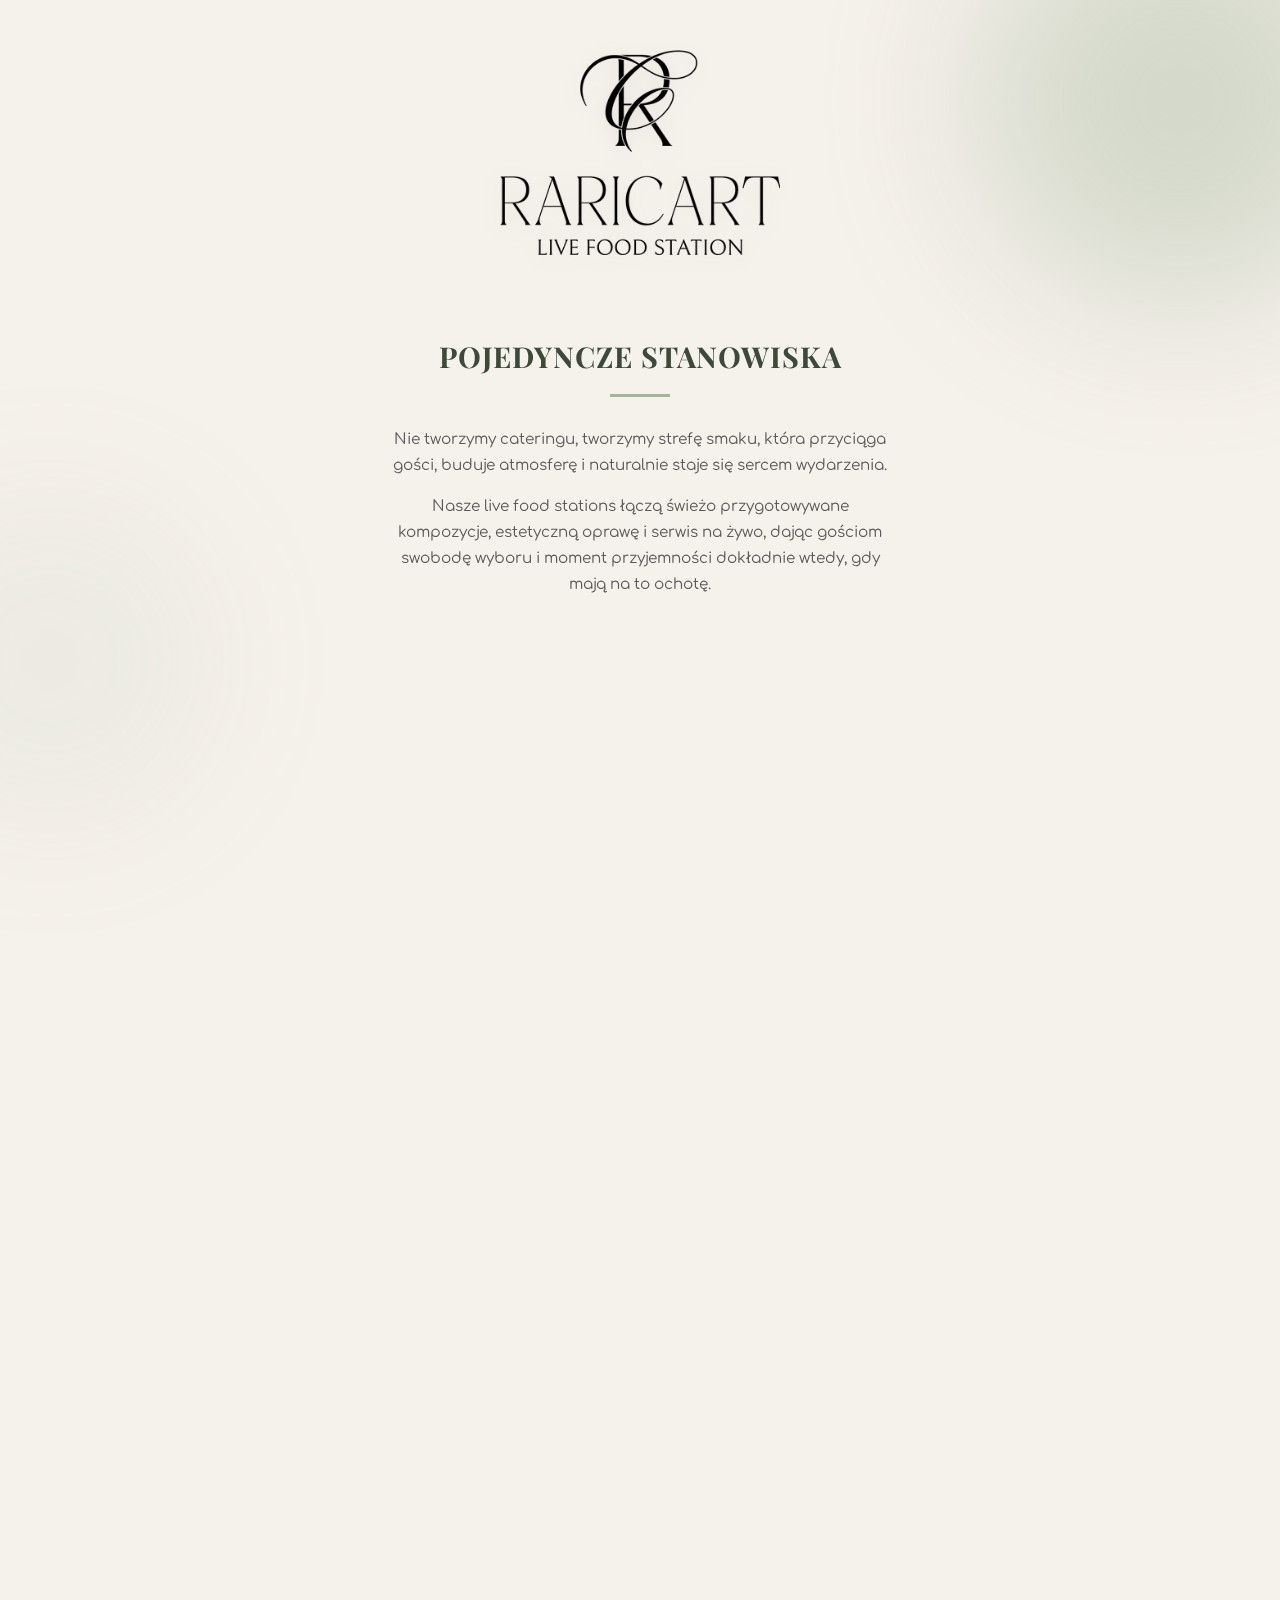
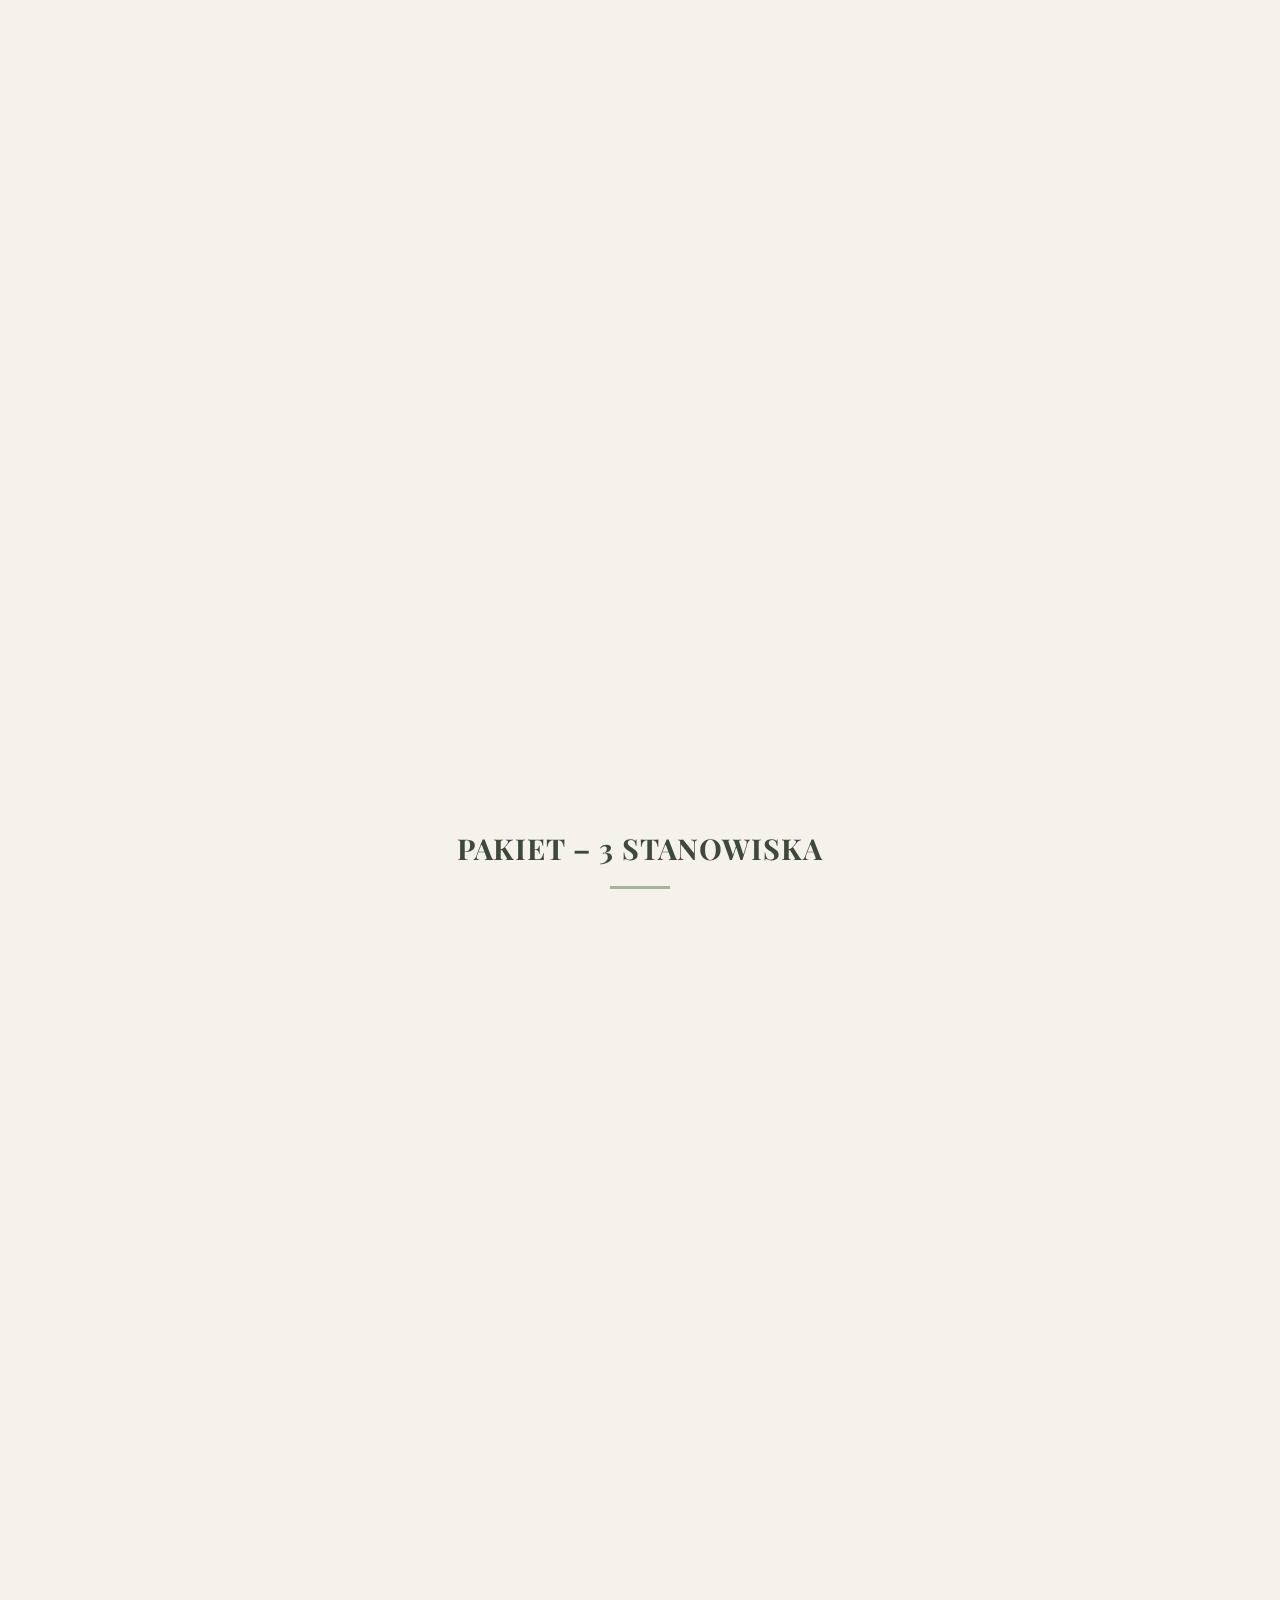
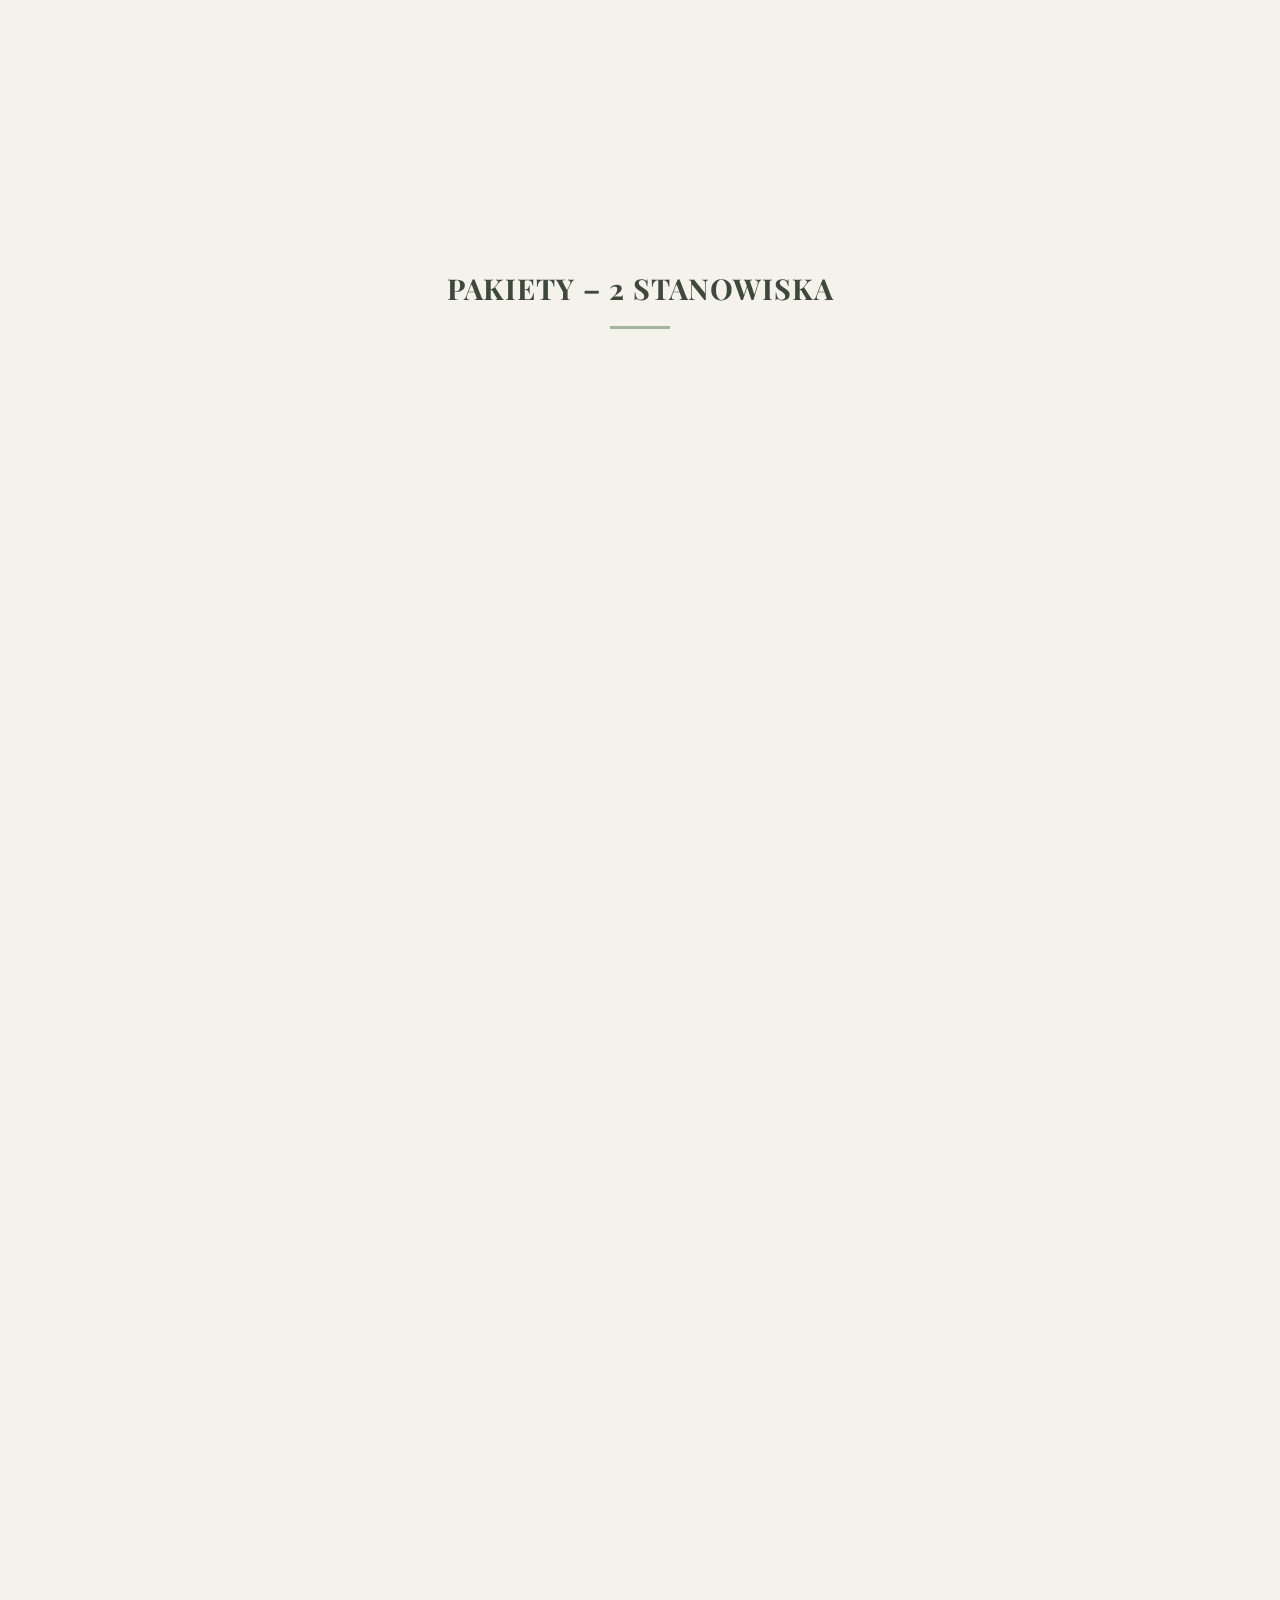
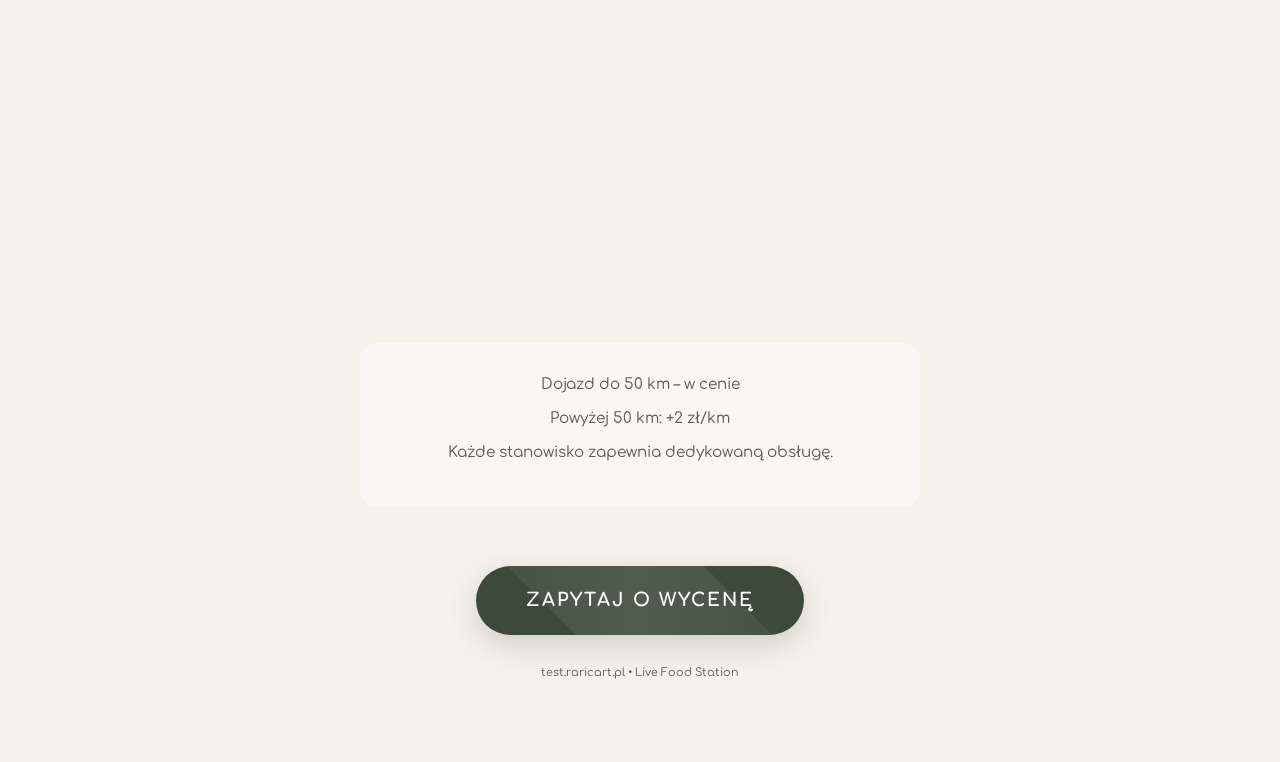
<file: pakiety/index.html>
﻿<!DOCTYPE html>
<html lang="pl">

<head>
    <meta charset="UTF-8">
    <meta name="viewport" content="width=device-width, initial-scale=1.0">
    <title>Raricart - Pakiety Eventowe</title>
    <!-- Fonts -->
    <link rel="preconnect" href="https://fonts.googleapis.com">
    <link rel="preconnect" href="https://fonts.gstatic.com" crossorigin>
    <link
        href="https://fonts.googleapis.com/css2?family=Comfortaa:wght@300;400;700&family=Playfair+Display:ital,wght@0,700;1,700&display=swap"
        rel="stylesheet">
    <!-- Favicon -->
    <link rel="icon" type="image/png" href="logo_optimized.png">
    <!-- CSS -->
    <link rel="stylesheet" href="assets/css/style.css">
</head>

<body>
    <div class="bg-decoration dec-1"></div>
    <div class="bg-decoration dec-2"></div>

    <div class="container">
        <header>
            <img src="logo_optimized.png" alt="Raricart Logo" class="brand-logo">
        </header>

        <main>
            <!-- INDIVIDUAL STATIONS -->
            <section>
                <h2 class="section-title">POJEDYNCZE STANOWISKA</h2>
                <div class="section-intro">
                    <p>Nie tworzymy cateringu, tworzymy strefę smaku, która przyciąga gości, buduje atmosferę i
                        naturalnie staje się sercem wydarzenia.</p>
                    <p>Nasze live food stations łączą świeżo przygotowywane kompozycje, estetyczną oprawę i serwis na
                        żywo, dając gościom swobodę wyboru i moment przyjemności dokładnie wtedy, gdy mają na to ochotę.
                    </p>
                </div>

                <div class="card">
                    <div class="card-title">Mini Pancakes</div>
                    <ul class="package-list">
                        <li>Stały serwis świeżo przygotowywanych mini pancakes przez cały czas obsługi</li>
                        <li>Słodkie dodatki w cenie: świeże owoce, kremy czekoladowe, polewy, posypki oraz chrupiące
                            ciasteczka</li>
                        <li>Możliwość samodzielnego komponowania własnych zestawów przez gości</li>
                        <li>Stacja live cooking z aranżacją</li>
                    </ul>
                    <div class="price-grid">
                        <div class="price-item"><span class="price-label">50 os.</span><span class="price-value">3 150
                                zł</span></div>
                        <div class="price-item"><span class="price-label">100 os.</span><span class="price-value">4 500
                                zł</span></div>
                        <div class="price-item"><span class="price-label">150 os.</span><span class="price-value">5 850
                                zł</span></div>
                        <div class="price-item"><span class="price-label">200 os.</span><span class="price-value">7 200
                                zł</span></div>
                    </div>
                </div>

                <div class="card">
                    <div class="card-title">Lody Włoskie</div>
                    <ul class="package-list">
                        <li>Strefa lodów włoskich dostępna dla gości przez cały czas obsługi</li>
                        <li>Serwis live i aranżacja stanowiska</li>
                        <li>Słodkie dodatki w cenie: świeże owoce, sosy owocowe i czekoladowe, chrupiące posypki,
                            orzechy, mini ciasteczka</li>
                    </ul>
                    <div class="price-grid">
                        <div class="price-item"><span class="price-label">50 os.</span><span class="price-value">3 000
                                zł</span></div>
                        <div class="price-item"><span class="price-label">100 os.</span><span class="price-value">4 250
                                zł</span></div>
                        <div class="price-item"><span class="price-label">150 os.</span><span class="price-value">5 550
                                zł</span></div>
                        <div class="price-item"><span class="price-label">200 os.</span><span class="price-value">6 800
                                zł</span></div>
                    </div>
                </div>

                <div class="card">
                    <div class="card-title">Deska Serów</div>
                    <ul class="package-list">
                        <li>Stały serwis i uzupełnianie ekspozycji przez cały czas obsługi</li>
                        <li>Strefa degustacyjna obejmująca 12 starannie wyselekcjonowanych pozycji: włoskie sery i
                            wędliny premium z wytrawnymi dodatkami i sosami</li>
                        <li>Możliwość samodzielnego komponowania mini desek przez gości</li>
                        <li>Stylowa prezentacja stacji</li>
                    </ul>
                    <div class="price-grid">
                        <div class="price-item"><span class="price-label">50 os.</span><span class="price-value">3 250
                                zł</span></div>
                        <div class="price-item"><span class="price-label">100 os.</span><span class="price-value">4 750
                                zł</span></div>
                        <div class="price-item"><span class="price-label">150 os.</span><span class="price-value">6 300
                                zł</span></div>
                        <div class="price-item"><span class="price-label">200 os.</span><span class="price-value">7 800
                                zł</span></div>
                    </div>
                </div>
            </section>

            <!-- HERO: 3 STATIONS -->
            <section>
                <h2 class="section-title">PAKIET – 3 STANOWISKA</h2>
                <div class="card hero-card">
                    <span class="badge">NAJLEPSZA OPCJA (-10%)</span>
                    <div class="hero-description">
                        <p>Pełne doświadczenie live food, które robi wrażenie i ustawia wydarzenie na wyższym poziomie.
                        </p>
                        <p>Trzy stanowiska tworzą kompletną strefę smaku, bez kolejek, bez kompromisów i bez
                            powtarzalności. Goście swobodnie krążą między stacjami, atmosfera żyje, a całość staje się
                            jednym z najmocniejszych punktów wydarzenia.</p>
                        <p>To wybór dla tych, którzy chcą, by live food było nie dodatkiem, a prawdziwą atrakcją.</p>
                        <div class="hero-highlight-box">
                            <strong>Dlaczego klienci decydują się na 3 stanowiska?</strong>
                            <p>Bo daje maksymalną różnorodność, najwyższy komfort serwisu i efekt, który zostaje w
                                pamięci gości na długo.</p>
                        </div>
                    </div>
                    <div class="card-title">
                        Pakiety Kompleksowe
                    </div>
                    <ul class="package-list">
                        <li>Mini Pancakes Live Station</li>
                        <li>Lody Włoskie Live Station</li>
                        <li>Deska Serów Live Station</li>
                    </ul>
                    <div class="price-grid">
                        <div class="price-item">
                            <span class="price-label">50 osób</span>
                            <span class="price-value">8 870 zł</span>
                        </div>
                        <div class="price-item">
                            <span class="price-label">100 osób</span>
                            <span class="price-value">12 560 zł</span>
                        </div>
                        <div class="price-item">
                            <span class="price-label">150 osób</span>
                            <span class="price-value">16 340 zł</span>
                        </div>
                        <div class="price-item">
                            <span class="price-label">200 osób</span>
                            <span class="price-value">20 030 zł</span>
                        </div>
                    </div>
                </div>
            </section>

            <!-- COMBOS: 2 STATIONS -->
            <section>
                <h2 class="section-title">PAKIETY – 2 STANOWISKA</h2>
                <div class="card hero-card" style="margin-bottom: 40px;">
                    <span class="badge">RABAT PAKIETOWY -5%</span>
                    <div class="hero-description">
                        <p>Więcej wyboru, większy komfort i płynność, którą goście naprawdę doceniają.</p>
                        <p>Dwa stanowiska live food pozwalają rozłożyć ruch, skrócić kolejki i dać gościom swobodę
                            wyboru bez pośpiechu. To rozwiązanie, które sprawia, że strefa smaku działa naturalnie,
                            każdy znajduje coś dla siebie, a Ty zyskujesz spokojny przebieg wydarzenia bez chaosu i
                            przestojów.</p>
                        <div class="hero-highlight-box">
                            <strong>Dlaczego klienci wybierają 2 stanowiska:</strong>
                            <p>Bo to najbardziej wyczuwalny upgrade doświadczenia przy zachowaniu pełnej kontroli nad
                                budżetem.</p>
                        </div>
                    </div>
                </div>

                <div class="card combo-card">
                    <div class="card-title">
                        Mini Pancakes + Lody Włoskie
                    </div>
                    <div class="price-grid">
                        <div class="price-item"><span class="price-label">50 os.</span><span class="price-value">6 250
                                zł</span></div>
                        <div class="price-item"><span class="price-label">100 os.</span><span class="price-value">8 720
                                zł</span></div>
                        <div class="price-item"><span class="price-label">150 os.</span><span class="price-value">11 240
                                zł</span></div>
                        <div class="price-item"><span class="price-label">200 os.</span><span class="price-value">13 710
                                zł</span></div>
                    </div>
                </div>

                <div class="card combo-card">
                    <div class="card-title">
                        Mini Pancakes + Deska Serów
                    </div>
                    <div class="price-grid">
                        <div class="price-item"><span class="price-label">50 os.</span><span class="price-value">6 490
                                zł</span></div>
                        <div class="price-item"><span class="price-label">100 os.</span><span class="price-value">9 200
                                zł</span></div>
                        <div class="price-item"><span class="price-label">150 os.</span><span class="price-value">11 950
                                zł</span></div>
                        <div class="price-item"><span class="price-label">200 os.</span><span class="price-value">14 660
                                zł</span></div>
                    </div>
                </div>

                <div class="card combo-card">
                    <div class="card-title">
                        Lody Włoskie + Deska Serów
                    </div>
                    <div class="price-grid">
                        <div class="price-item"><span class="price-label">50 os.</span><span class="price-value">6 350
                                zł</span></div>
                        <div class="price-item"><span class="price-label">100 os.</span><span class="price-value">8 960
                                zł</span></div>
                        <div class="price-item"><span class="price-label">150 os.</span><span class="price-value">11 670
                                zł</span></div>
                        <div class="price-item"><span class="price-label">200 os.</span><span class="price-value">14 280
                                zł</span></div>
                    </div>
                </div>
            </section>

            <!-- LOGISTICS -->
            <section class="logistics">
                <p>Dojazd do 50 km – w cenie</p>
                <p>Powyżej 50 km: +2 zł/km</p>
                <p style="margin-top: 10px;">Każde stanowisko zapewnia dedykowaną obsługę.</p>
            </section>

        </main>

        <footer>
            <a href="https://test.raricart.pl/#kontakt" class="cta-btn">ZAPYTAJ O WYCENĘ</a>
            <p style="margin-top: 20px; font-size: 0.7rem; color: var(--text-muted);">test.raricart.pl • Live Food
                Station
            </p>
        </footer>
    </div>

</body>

</html>

<!-- test -->
</file>
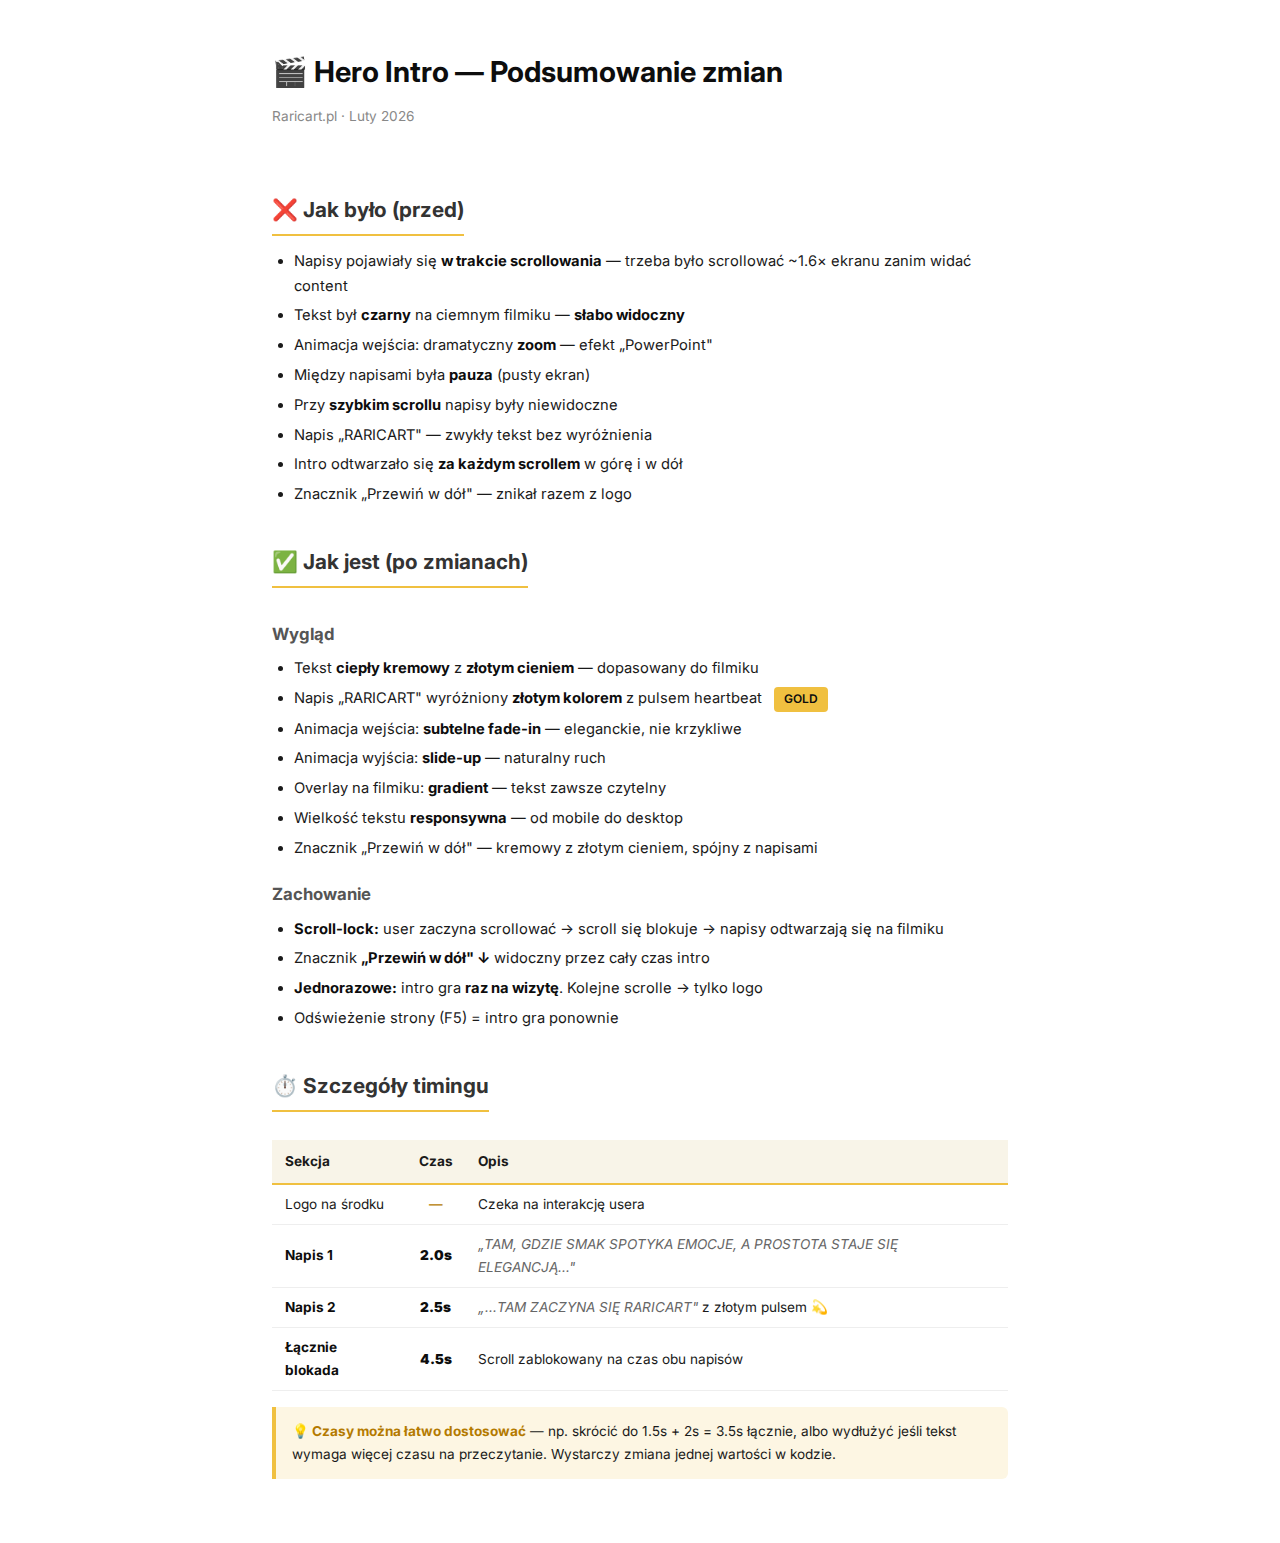
<file: hero_changes_summary.html>
<!DOCTYPE html>
<html lang="pl">

<head>
    <meta charset="UTF-8">
    <title>Hero Intro — Podsumowanie zmian | Raricart</title>
    <style>
        @import url('https://fonts.googleapis.com/css2?family=Inter:wght@400;600;700&display=swap');

        * {
            margin: 0;
            padding: 0;
            box-sizing: border-box
        }

        body {
            font-family: 'Inter', sans-serif;
            color: #1a1a1a;
            line-height: 1.7;
            padding: 3rem 2rem;
            max-width: 800px;
            margin: 0 auto;
            background: #fff
        }

        h1 {
            font-size: 1.8rem;
            margin-bottom: .5rem;
            color: #0d0d0d
        }

        h2 {
            font-size: 1.3rem;
            margin: 2rem 0 .8rem;
            color: #333;
            border-bottom: 2px solid #f0c040;
            padding-bottom: .4rem;
            display: inline-block
        }

        h3 {
            font-size: 1.05rem;
            margin: 1.2rem 0 .5rem;
            color: #555
        }

        p,
        li {
            font-size: .92rem;
            margin-bottom: .5rem
        }

        ul {
            padding-left: 1.4rem
        }

        li {
            margin-bottom: .3rem
        }

        strong {
            color: #0d0d0d
        }

        .badge {
            display: inline-block;
            background: #f0c040;
            color: #0d0d0d;
            padding: .15rem .6rem;
            border-radius: 4px;
            font-size: .75rem;
            font-weight: 600;
            margin-left: .5rem;
            vertical-align: middle
        }

        table {
            width: 100%;
            border-collapse: collapse;
            margin: 1rem 0
        }

        th {
            background: #f8f4e8;
            text-align: left;
            padding: .6rem .8rem;
            font-size: .85rem;
            border-bottom: 2px solid #f0c040
        }

        td {
            padding: .5rem .8rem;
            font-size: .85rem;
            border-bottom: 1px solid #eee
        }

        td:nth-child(2) {
            text-align: center;
            font-weight: 600;
            color: #b47a00
        }

        .note {
            background: #fdf6e3;
            border-left: 4px solid #f0c040;
            padding: .8rem 1rem;
            margin: 1rem 0;
            font-size: .85rem;
            border-radius: 0 6px 6px 0
        }

        .note strong {
            color: #b47a00
        }

        .header-meta {
            color: #888;
            font-size: .85rem;
            margin-bottom: 2rem
        }

        em {
            color: #666
        }

        @media print {
            body {
                padding: 1.5rem;
                font-size: 90%
            }

            h1 {
                font-size: 1.5rem
            }

            h2 {
                font-size: 1.1rem
            }
        }
    </style>
</head>

<body>

    <h1>🎬 Hero Intro — Podsumowanie zmian</h1>
    <p class="header-meta">Raricart.pl &middot; Luty 2026</p>

    <h2>❌ Jak było (przed)</h2>
    <ul>
        <li>Napisy pojawiały się <strong>w trakcie scrollowania</strong> — trzeba było scrollować ~1.6× ekranu zanim
            widać content</li>
        <li>Tekst był <strong>czarny</strong> na ciemnym filmiku — <strong>słabo widoczny</strong></li>
        <li>Animacja wejścia: dramatyczny <strong>zoom</strong> — efekt „PowerPoint"</li>
        <li>Między napisami była <strong>pauza</strong> (pusty ekran)</li>
        <li>Przy <strong>szybkim scrollu</strong> napisy były niewidoczne</li>
        <li>Napis „RARICART" — zwykły tekst bez wyróżnienia</li>
        <li>Intro odtwarzało się <strong>za każdym scrollem</strong> w górę i w dół</li>
        <li>Znacznik „Przewiń w dół" — znikał razem z logo</li>
    </ul>

    <h2>✅ Jak jest (po zmianach)</h2>

    <h3>Wygląd</h3>
    <ul>
        <li>Tekst <strong>ciepły kremowy</strong> z <strong>złotym cieniem</strong> — dopasowany do filmiku</li>
        <li>Napis „RARICART" wyróżniony <strong>złotym kolorem</strong> z pulsem heartbeat <span
                class="badge">GOLD</span></li>
        <li>Animacja wejścia: <strong>subtelne fade-in</strong> — eleganckie, nie krzykliwe</li>
        <li>Animacja wyjścia: <strong>slide-up</strong> — naturalny ruch</li>
        <li>Overlay na filmiku: <strong>gradient</strong> — tekst zawsze czytelny</li>
        <li>Wielkość tekstu <strong>responsywna</strong> — od mobile do desktop</li>
        <li>Znacznik „Przewiń w dół" — kremowy z złotym cieniem, spójny z napisami</li>
    </ul>

    <h3>Zachowanie</h3>
    <ul>
        <li><strong>Scroll-lock:</strong> user zaczyna scrollować → scroll się blokuje → napisy odtwarzają się na
            filmiku</li>
        <li>Znacznik <strong>„Przewiń w dół" ↓</strong> widoczny przez cały czas intro</li>
        <li><strong>Jednorazowe:</strong> intro gra <strong>raz na wizytę</strong>. Kolejne scrolle → tylko logo</li>
        <li>Odświeżenie strony (F5) = intro gra ponownie</li>
    </ul>

    <h2>⏱️ Szczegóły timingu</h2>

    <table>
        <thead>
            <tr>
                <th>Sekcja</th>
                <th>Czas</th>
                <th>Opis</th>
            </tr>
        </thead>
        <tbody>
            <tr>
                <td>Logo na środku</td>
                <td>—</td>
                <td>Czeka na interakcję usera</td>
            </tr>
            <tr>
                <td><strong>Napis 1</strong></td>
                <td><strong>2.0s</strong></td>
                <td><em>„TAM, GDZIE SMAK SPOTYKA EMOCJE, A PROSTOTA STAJE SIĘ ELEGANCJĄ..."</em></td>
            </tr>
            <tr>
                <td><strong>Napis 2</strong></td>
                <td><strong>2.5s</strong></td>
                <td><em>„...TAM ZACZYNA SIĘ RARICART"</em> z złotym pulsem 💫</td>
            </tr>
            <tr>
                <td><strong>Łącznie blokada</strong></td>
                <td><strong>4.5s</strong></td>
                <td>Scroll zablokowany na czas obu napisów</td>
            </tr>
        </tbody>
    </table>

    <div class="note">
        <strong>💡 Czasy można łatwo dostosować</strong> — np. skrócić do 1.5s + 2s = 3.5s łącznie, albo wydłużyć jeśli
        tekst wymaga więcej czasu na przeczytanie. Wystarczy zmiana jednej wartości w kodzie.
    </div>

</body>

</html>
</file>
<file: packages/assets/css/style.css>
:root {
	--bg-light: #f5f1eb;
	--color-white: #ffffff;
	--color-text: #5a5a5a;
	--color-text-dark: #3d4a3a;

	/* Brand Accent ( Sage ) */
	--accent: #a3b59a;
	--accent-dark: #8fa085;
	--accent-glow: rgba(163, 181, 154, 0.3);

	/* Glassmorphism */
	--bg-glass: rgba(255, 255, 255, 0.75);
	--glass-border: rgba(255, 255, 255, 0.5);

	/* Typography */
	--font-heading: 'Cormorant Garamond', serif;
	--font-body: 'Cormorant Garamond', serif;

	--radius-ui: 16px;
	--shadow-premium: 0 20px 40px rgba(0, 0, 0, 0.08);
}

* {
	margin: 0;
	padding: 0;
	box-sizing: border-box;
	-webkit-tap-highlight-color: transparent;
}

body {
	background-color: var(--bg-light);
	color: var(--color-text);
	font-family: var(--font-body);
	font-weight: 400;
	line-height: 1.6;
	overflow-x: hidden;
	position: relative;
}

/* Background Decorations */
.bg-decoration {
	position: fixed;
	border-radius: 50%;
	filter: blur(80px);
	z-index: -1;
	opacity: 0.4;
	pointer-events: none;
}

.dec-1 {
	width: 400px;
	height: 400px;
	background: var(--accent);
	top: -100px;
	right: -100px;
	animation: float-dec 20s infinite alternate ease-in-out;
}

.dec-2 {
	width: 300px;
	height: 300px;
	background: var(--accent-glow);
	bottom: 10%;
	left: -100px;
	animation: float-dec 15s infinite alternate-reverse ease-in-out;
}

@keyframes float-dec {
	from {
		transform: translate(0, 0) rotate(0deg);
	}
	to {
		transform: translate(30px, 50px) rotate(15deg);
	}
}

.container {
	max-width: 600px;
	margin: 0 auto;
	padding: 20px;
}

header {
	text-align: center;
	padding: 30px 0 10px;
}

.brand-logo {
	max-width: 280px;
	height: auto;
	margin-bottom: 10px;
	filter: drop-shadow(0 4px 10px rgba(61, 74, 58, 0.1));
}

.subtitle {
	font-size: 0.8rem;
	color: var(--accent);
	text-transform: uppercase;
	letter-spacing: 4px;
	font-weight: 600;
}

h1,
h2,
h3 {
	font-family: var(--font-heading);
	color: var(--color-text-dark);
}

.section-title {
	text-align: center;
	font-size: 1.8rem;
	margin-top: 50px;
	margin-bottom: 30px;
	text-transform: uppercase;
	letter-spacing: 1px;
	position: relative;
}

.section-title::after {
	content: '';
	display: block;
	width: 60px;
	height: 3px;
	background: var(--accent);
	margin: 15px auto;
}

.section-intro {
	text-align: center;
	max-width: 500px;
	margin: 0 auto 40px;
	font-size: 0.95rem;
	line-height: 1.7;
	color: var(--color-text);
}

.section-intro p {
	margin-bottom: 15px;
}

.font-cardo {
	font-family: 'Cardo', serif;
	font-style: italic;
	font-size: 1.1rem;
	line-height: 1.8;
}

/* CARDS */
.card {
	background: var(--bg-glass);
	backdrop-filter: blur(25px);
	-webkit-backdrop-filter: blur(25px);
	border: 1px solid var(--glass-border);
	border-radius: var(--radius-ui);
	padding: 35px;
	margin-bottom: 30px;
	box-shadow: var(--shadow-premium);
	transition: all 0.4s cubic-bezier(0.165, 0.84, 0.44, 1);
	opacity: 0;
	transform: translateY(30px);
	animation: reveal-card 0.8s forwards;
}

@keyframes reveal-card {
	to {
		opacity: 1;
		transform: translateY(0);
	}
}

.card:nth-child(1) {
	animation-delay: 0.1s;
}
.card:nth-child(2) {
	animation-delay: 0.2s;
}
.card:nth-child(3) {
	animation-delay: 0.3s;
}
.card:nth-child(4) {
	animation-delay: 0.4s;
}
.card:nth-child(5) {
	animation-delay: 0.5s;
}

.card:hover {
	transform: translateY(-5px);
	box-shadow: 0 30px 60px rgba(0, 0, 0, 0.12);
	border-color: var(--accent);
}

.card:active {
	transform: scale(0.98);
}

.card-title {
	display: flex;
	align-items: center;
	gap: 12px;
	font-size: 1.5rem;
	color: var(--color-text-dark);
	margin-bottom: 20px;
}

.package-list {
	list-style: none;
	margin-bottom: 25px;
}

.package-list li {
	font-size: 1rem;
	margin-bottom: 12px;
	padding-left: 25px;
	position: relative;
	color: var(--color-text);
}

.package-list li::before {
	content: '';
	position: absolute;
	left: 0;
	top: 10px;
	width: 10px;
	height: 2px;
	background: var(--accent);
}

/* PRICING GRID */
.price-grid {
	display: grid;
	grid-template-columns: repeat(3, 1fr);
	gap: 12px;
}

@media (max-width: 600px) {
	.price-grid {
		grid-template-columns: 1fr;
	}
}

.price-item {
	background: rgba(163, 181, 154, 0.08);
	padding: 15px;
	border-radius: 12px;
	text-align: center;
	transition: all 0.3s ease;
	border: 1px solid transparent;
}

.price-item:hover {
	background: rgba(163, 181, 154, 0.15);
	transform: translateY(-3px);
	border-color: var(--accent-glow);
}

.price-label {
	font-size: 0.8rem;
	color: var(--accent-dark);
	display: block;
	text-transform: uppercase;
	letter-spacing: 1px;
	margin-bottom: 5px;
}

.price-value {
	font-weight: 700;
	color: var(--color-text-dark);
	font-size: 1.1rem;
}

/* HERO CARD (3 STATIONS) */
.hero-card {
	border: 2px solid var(--accent);
	background: linear-gradient(135deg, rgba(255, 255, 255, 0.95), rgba(163, 181, 154, 0.05));
}

.badge {
	display: table;
	margin: 0 auto 20px;
	background: var(--accent);
	color: var(--color-white);
	padding: 8px 18px;
	border-radius: 50px;
	font-size: 0.75rem;
	font-weight: 700;
	text-transform: uppercase;
	letter-spacing: 2px;
	box-shadow: 0 4px 15px var(--accent-glow);
}

.hero-total {
	text-align: center;
	margin-top: 30px;
	padding: 30px;
	background: rgba(163, 181, 154, 0.15);
	border-radius: 12px;
	border: 1px solid var(--accent-glow);
}

.hero-total .price-label {
	margin-bottom: 4px;
	color: var(--color-text-dark);
	font-weight: 700;
}

.hero-total .price-value {
	font-size: 1.8rem;
	color: var(--color-text-dark);
}

.hero-description {
	font-size: 0.95rem;
	line-height: 1.7;
	color: var(--color-text);
	margin-bottom: 25px;
}

.hero-description p {
	margin-bottom: 12px;
}

.hero-highlight-box {
	background: rgba(163, 181, 154, 0.1);
	border: 1px dashed var(--accent);
	padding: 15px;
	border-radius: 12px;
	margin-top: 15px;
}

.hero-highlight-box strong {
	display: block;
	color: var(--color-text-dark);
	margin-bottom: 5px;
	font-size: 1rem;
}

/* 2-STATION COMBOS */
.combo-card {
	border-left: 5px solid var(--accent);
}

.combo-header {
	display: flex;
	justify-content: space-between;
	align-items: center;
	margin-bottom: 15px;
}

.combo-price-main {
	font-weight: 700;
	color: var(--accent-dark);
	font-size: 1.3rem;
}

.combo-per-person {
	font-size: 0.9rem;
	color: var(--color-text);
	font-weight: 300;
}

/* LOGISTICS */
.logistics {
	text-align: center;
	margin-top: 50px;
	padding: 30px;
	background: rgba(255, 255, 255, 0.4);
	border-radius: var(--radius-ui);
	font-size: 0.95rem;
}

.logistics p {
	margin-bottom: 10px;
}

/* CTA */
footer {
	text-align: center;
	padding: 60px 0;
}

.cta-btn {
	display: inline-block;
	background: var(--color-text-dark);
	color: var(--color-white);
	padding: 20px 50px;
	border-radius: 50px;
	text-decoration: none;
	font-weight: 700;
	font-size: 1.15rem;
	letter-spacing: 2px;
	text-transform: uppercase;
	transition: all 0.4s cubic-bezier(0.175, 0.885, 0.32, 1.275);
	box-shadow: 0 10px 30px rgba(61, 74, 58, 0.2);
	position: relative;
	overflow: hidden;
}

.cta-btn::after {
	content: '';
	position: absolute;
	top: -50%;
	left: -50%;
	width: 200%;
	height: 200%;
	background: linear-gradient(45deg, transparent, rgba(255, 255, 255, 0.1), transparent);
	transform: rotate(45deg);
	transition: 0.6s;
}

.cta-btn:hover {
	background: var(--accent-dark);
	transform: translateY(-5px) scale(1.05);
	box-shadow: 0 20px 40px rgba(163, 181, 154, 0.4);
}

.cta-btn:hover::after {
	left: 100%;
}

@media (max-width: 480px) {
	.brand-logo {
		max-width: 220px;
	}
	.section-title {
		font-size: 1.5rem;
	}
	.pdf-grid {
		grid-template-columns: 1fr;
	}
}

/* PDF GALLERY GRID */
.pdf-grid {
	display: grid;
	grid-template-columns: 1fr 1fr;
	gap: 30px;
	margin-bottom: 60px;
}

.pdf-full-width {
	grid-column: 1 / -1;
	display: grid;
	grid-template-columns: repeat(3, 1fr);
	gap: 30px;
}

@media (max-width: 768px) {
	.pdf-full-width {
		grid-template-columns: 1fr;
	}
}

.pdf-container {
	position: relative;
	box-shadow: var(--shadow-premium);
	border-radius: var(--radius-ui);
	overflow: hidden;
	background: var(--bg-glass);
	transition: transform 0.3s ease;
	min-height: auto;
}

.pdf-container canvas {
	width: 100%;
	height: auto;
	display: block;
}

.pdf-loading {
	color: var(--accent);
	font-weight: 700;
	font-size: 0.9rem;
	padding: 20px;
	text-align: center;
}

.pdf-error {
	color: #e74c3c;
	font-size: 0.8rem;
	padding: 20px;
	text-align: center;
}

@media (max-width: 768px) {
	.pdf-grid {
		grid-template-columns: 1fr; /* Single column on mobile */
		gap: 20px;
	}
}
</file>
<file: pakiety/assets/css/style.css>
:root {
    --bg-light: #f5f1eb;
    --color-white: #ffffff;
    --color-text: #5a5a5a;
    --color-text-dark: #3d4a3a;
    
    /* Brand Accent ( Sage ) */
    --accent: #a3b59a;
    --accent-dark: #8fa085;
    --accent-glow: rgba(163, 181, 154, 0.3);
    
    /* Glassmorphism */
    --bg-glass: rgba(255, 255, 255, 0.75);
    --glass-border: rgba(255, 255, 255, 0.5);
    
    /* Typography */
    --font-heading: 'Playfair Display', serif;
    --font-body: 'Comfortaa', sans-serif;
    
    --radius-ui: 16px;
    --shadow-premium: 0 20px 40px rgba(0, 0, 0, 0.08);
}

* {
    margin: 0;
    padding: 0;
    box-sizing: border-box;
    -webkit-tap-highlight-color: transparent;
}

body {
    background-color: var(--bg-light);
    color: var(--color-text);
    font-family: var(--font-body);
    font-weight: 400;
    line-height: 1.6;
    overflow-x: hidden;
    position: relative;
}

/* Background Decorations */
.bg-decoration {
    position: fixed;
    border-radius: 50%;
    filter: blur(80px);
    z-index: -1;
    opacity: 0.4;
    pointer-events: none;
}

.dec-1 {
    width: 400px;
    height: 400px;
    background: var(--accent);
    top: -100px;
    right: -100px;
    animation: float-dec 20s infinite alternate ease-in-out;
}

.dec-2 {
    width: 300px;
    height: 300px;
    background: var(--accent-glow);
    bottom: 10% ;
    left: -100px;
    animation: float-dec 15s infinite alternate-reverse ease-in-out;
}

@keyframes float-dec {
    from { transform: translate(0, 0) rotate(0deg); }
    to { transform: translate(30px, 50px) rotate(15deg); }
}

.container {
    max-width: 600px;
    margin: 0 auto;
    padding: 20px;
}

header {
    text-align: center;
    padding: 30px 0 10px;
}

.brand-logo {
    max-width: 280px;
    height: auto;
    margin-bottom: 10px;
    filter: drop-shadow(0 4px 10px rgba(61, 74, 58, 0.1));
}

.subtitle {
    font-size: 0.8rem;
    color: var(--accent);
    text-transform: uppercase;
    letter-spacing: 4px;
    font-weight: 600;
}

h1, h2, h3 {
    font-family: var(--font-heading);
    color: var(--color-text-dark);
}

.section-title {
    text-align: center;
    font-size: 1.8rem;
    margin-top: 50px;
    margin-bottom: 30px;
    text-transform: uppercase;
    letter-spacing: 1px;
    position: relative;
}

.section-title::after {
    content: '';
    display: block;
    width: 60px;
    height: 3px;
    background: var(--accent);
    margin: 15px auto;
}

.section-intro {
    text-align: center;
    max-width: 500px;
    margin: 0 auto 40px;
    font-size: 0.95rem;
    line-height: 1.7;
    color: var(--color-text);
}

.section-intro p {
    margin-bottom: 15px;
}

/* CARDS */
.card {
    background: var(--bg-glass);
    backdrop-filter: blur(25px);
    -webkit-backdrop-filter: blur(25px);
    border: 1px solid var(--glass-border);
    border-radius: var(--radius-ui);
    padding: 35px;
    margin-bottom: 30px;
    box-shadow: var(--shadow-premium);
    transition: all 0.4s cubic-bezier(0.165, 0.84, 0.44, 1);
    opacity: 0;
    transform: translateY(30px);
    animation: reveal-card 0.8s forwards;
}

@keyframes reveal-card {
    to {
        opacity: 1;
        transform: translateY(0);
    }
}

.card:nth-child(1) { animation-delay: 0.1s; }
.card:nth-child(2) { animation-delay: 0.2s; }
.card:nth-child(3) { animation-delay: 0.3s; }
.card:nth-child(4) { animation-delay: 0.4s; }
.card:nth-child(5) { animation-delay: 0.5s; }

.card:hover {
    transform: translateY(-5px);
    box-shadow: 0 30px 60px rgba(0, 0, 0, 0.12);
    border-color: var(--accent);
}

.card:active {
    transform: scale(0.98);
}

.card-title {
    display: flex;
    align-items: center;
    gap: 12px;
    font-size: 1.5rem;
    color: var(--color-text-dark);
    margin-bottom: 20px;
}


.package-list {
    list-style: none;
    margin-bottom: 25px;
}

.package-list li {
    font-size: 1rem;
    margin-bottom: 12px;
    padding-left: 25px;
    position: relative;
    color: var(--color-text);
}

.package-list li::before {
    content: '';
    position: absolute;
    left: 0;
    top: 10px;
    width: 10px;
    height: 2px;
    background: var(--accent);
}

/* PRICING GRID */
.price-grid {
    display: grid;
    grid-template-columns: repeat(2, 1fr);
    gap: 12px;
}

.price-item {
    background: rgba(163, 181, 154, 0.08);
    padding: 15px;
    border-radius: 12px;
    text-align: center;
    transition: all 0.3s ease;
    border: 1px solid transparent;
}

.price-item:hover {
    background: rgba(163, 181, 154, 0.15);
    transform: translateY(-3px);
    border-color: var(--accent-glow);
}

.price-label {
    font-size: 0.8rem;
    color: var(--accent-dark);
    display: block;
    text-transform: uppercase;
    letter-spacing: 1px;
    margin-bottom: 5px;
}

.price-value {
    font-weight: 700;
    color: var(--color-text-dark);
    font-size: 1.1rem;
}

/* HERO CARD (3 STATIONS) */
.hero-card {
    border: 2px solid var(--accent);
    background: linear-gradient(135deg, rgba(255, 255, 255, 0.95), rgba(163, 181, 154, 0.05));
}

.badge {
    display: table;
    margin: 0 auto 20px;
    background: var(--accent);
    color: var(--color-white);
    padding: 8px 18px;
    border-radius: 50px;
    font-size: 0.75rem;
    font-weight: 700;
    text-transform: uppercase;
    letter-spacing: 2px;
    box-shadow: 0 4px 15px var(--accent-glow);
}

.hero-total {
    text-align: center;
    margin-top: 30px;
    padding: 30px;
    background: rgba(163, 181, 154, 0.15);
    border-radius: 12px;
    border: 1px solid var(--accent-glow);
}

.hero-total .price-label {
    margin-bottom: 4px;
    color: var(--color-text-dark);
    font-weight: 700;
}

.hero-total .price-value {
    font-size: 1.8rem;
    color: var(--color-text-dark);
}

.hero-description {
    font-size: 0.95rem;
    line-height: 1.7;
    color: var(--color-text);
    margin-bottom: 25px;
}

.hero-description p {
    margin-bottom: 12px;
}

.hero-highlight-box {
    background: rgba(163, 181, 154, 0.1);
    border: 1px dashed var(--accent);
    padding: 15px;
    border-radius: 12px;
    margin-top: 15px;
}

.hero-highlight-box strong {
    display: block;
    color: var(--color-text-dark);
    margin-bottom: 5px;
    font-size: 1rem;
}

/* 2-STATION COMBOS */
.combo-card {
    border-left: 5px solid var(--accent);
}

.combo-header {
    display: flex;
    justify-content: space-between;
    align-items: center;
    margin-bottom: 15px;
}

.combo-price-main {
    font-weight: 700;
    color: var(--accent-dark);
    font-size: 1.3rem;
}

.combo-per-person {
    font-size: 0.9rem;
    color: var(--color-text);
    font-weight: 300;
}

/* LOGISTICS */
.logistics {
    text-align: center;
    margin-top: 50px;
    padding: 30px;
    background: rgba(255,255,255,0.4);
    border-radius: var(--radius-ui);
    font-size: 0.95rem;
}

.logistics p {
    margin-bottom: 10px;
}

/* CTA */
footer {
    text-align: center;
    padding: 60px 0;
}

.cta-btn {
    display: inline-block;
    background: var(--color-text-dark);
    color: var(--color-white);
    padding: 20px 50px;
    border-radius: 50px;
    text-decoration: none;
    font-weight: 700;
    font-size: 1.15rem;
    letter-spacing: 2px;
    text-transform: uppercase;
    transition: all 0.4s cubic-bezier(0.175, 0.885, 0.32, 1.275);
    box-shadow: 0 10px 30px rgba(61, 74, 58, 0.2);
    position: relative;
    overflow: hidden;
}

.cta-btn::after {
    content: '';
    position: absolute;
    top: -50%;
    left: -50%;
    width: 200%;
    height: 200%;
    background: linear-gradient(45deg, transparent, rgba(255,255,255,0.1), transparent);
    transform: rotate(45deg);
    transition: 0.6s;
}

.cta-btn:hover {
    background: var(--accent-dark);
    transform: translateY(-5px) scale(1.05);
    box-shadow: 0 20px 40px rgba(163, 181, 154, 0.4);
}

.cta-btn:hover::after {
    left: 100%;
}

@media (max-width: 480px) {
    .brand-logo { max-width: 220px; }
    .section-title { font-size: 1.5rem; }
}
</file>
